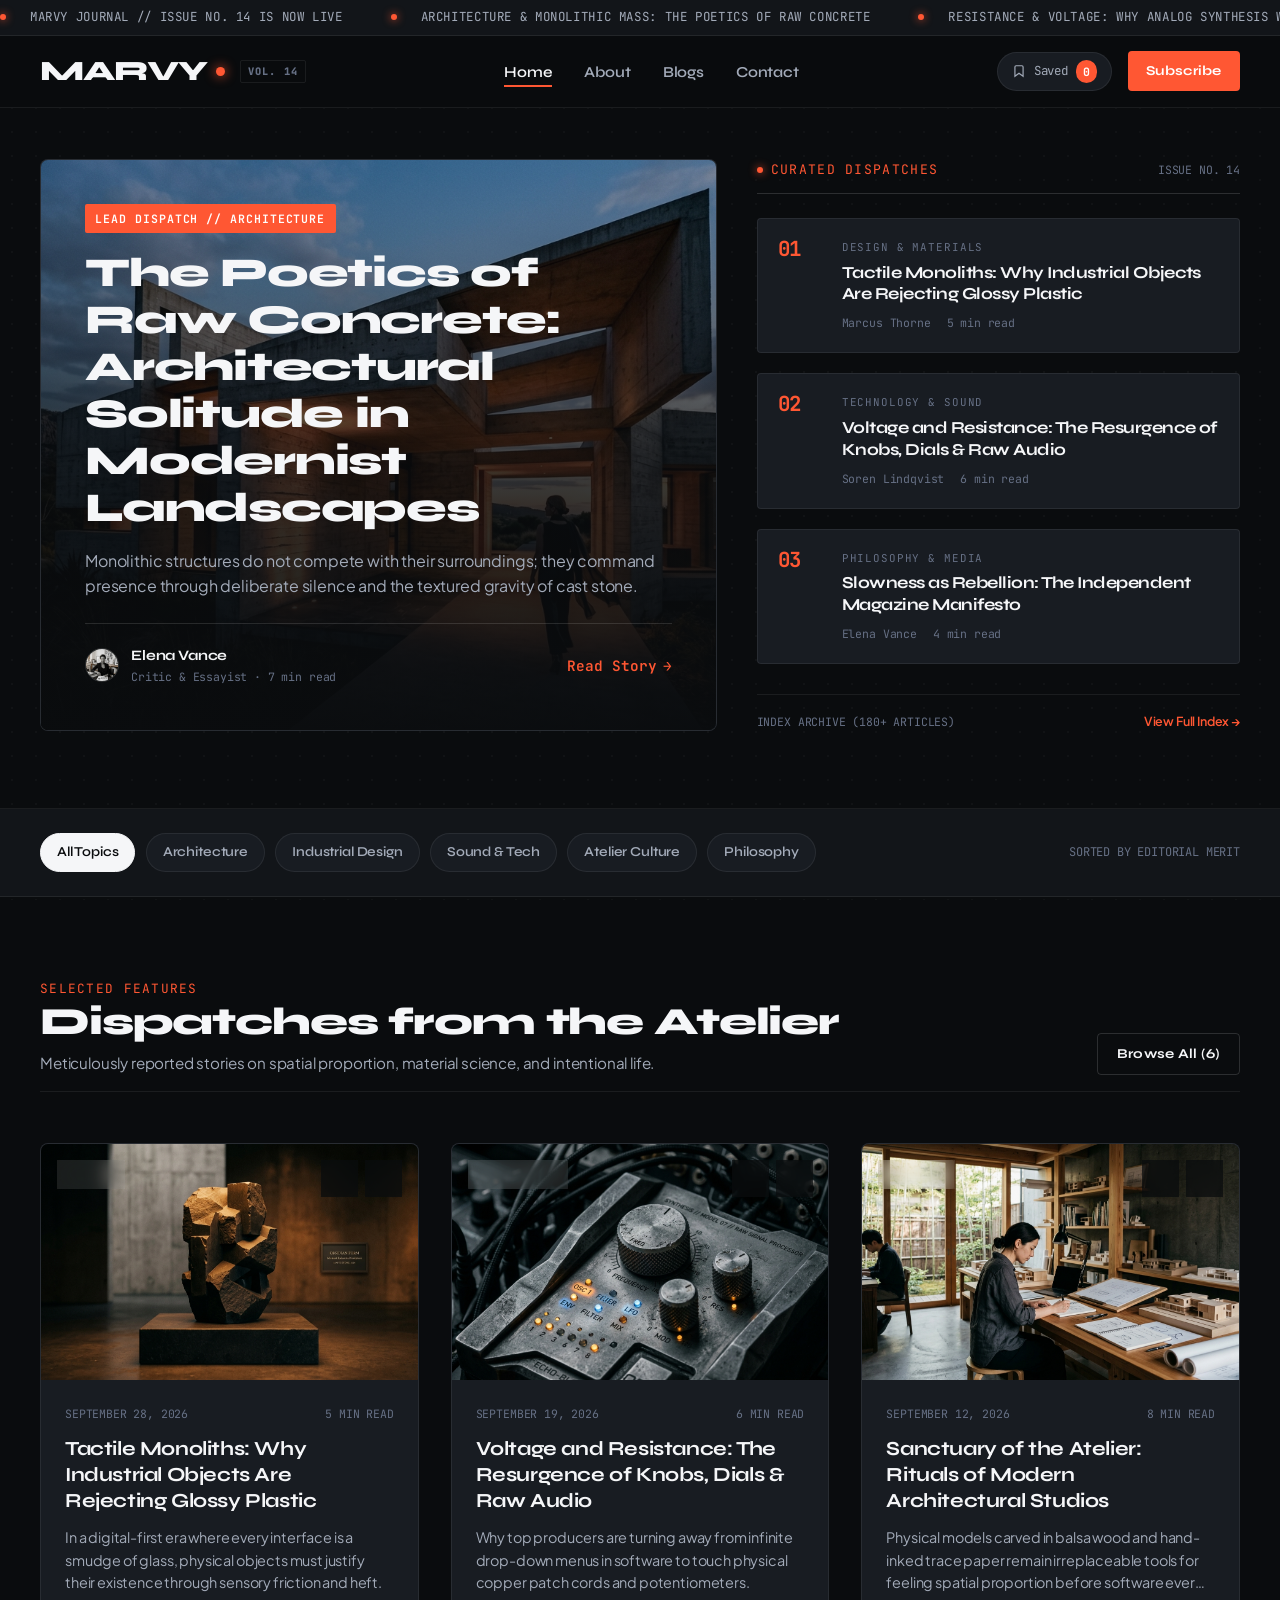
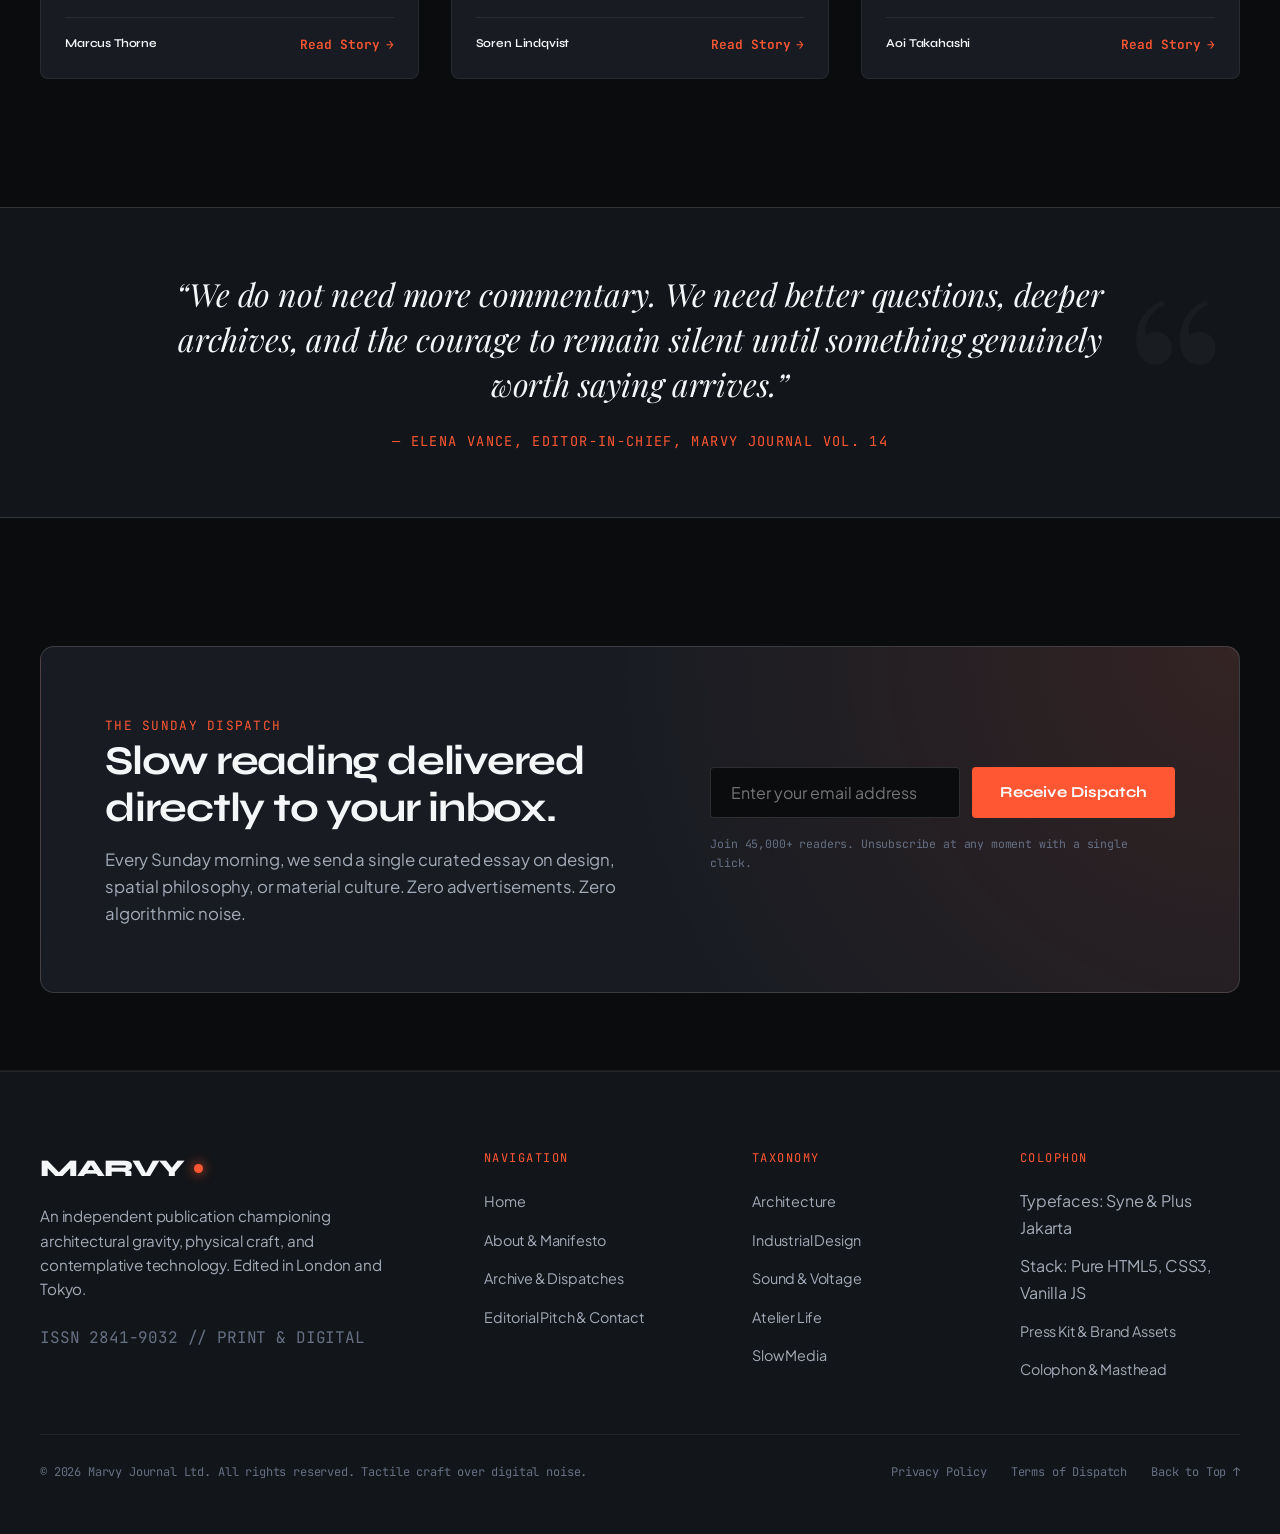
<file: index.html>
<!DOCTYPE html>
<html lang="en">
<head>
  <meta charset="UTF-8">
  <meta name="viewport" content="width=device-width, initial-scale=1.0">
  <meta name="description" content="Marvy is a modern, high-craft editorial publication exploring architecture, tactile industrial design, sound culture, and calm technology.">
  <title>Marvy — Editorial Publication & Cultural Journal</title>
  <link rel="stylesheet" href="style/style.css">
  <link rel="icon" href="data:image/svg+xml,<svg xmlns='http://www.w3.org/2000/svg' viewBox='0 0 100 100'><circle cx='50' cy='50' r='40' fill='%23ff5733'/></svg>">
</head>
<body>

  <!-- Reading Progress Bar -->
  <div id="reading-progress-bar"></div>

  <!-- Top Editorial Ticker Tape -->
  <div class="ticker-bar" aria-label="Editorial News Ticker">
    <div class="ticker-track">
      <div class="ticker-item"><span class="ticker-dot"></span> MARVY JOURNAL // ISSUE NO. 14 IS NOW LIVE</div>
      <div class="ticker-item"><span class="ticker-dot"></span> ARCHITECTURE & MONOLITHIC MASS: THE POETICS OF RAW CONCRETE</div>
      <div class="ticker-item"><span class="ticker-dot"></span> RESISTANCE & VOLTAGE: WHY ANALOG SYNTHESIS WON'T DIE</div>
      <div class="ticker-item"><span class="ticker-dot"></span> ESSAY: SLOWNESS AS EDITORIAL REBELLION</div>
      <div class="ticker-item"><span class="ticker-dot"></span> PRINT VOLUMES DISPATCHED QUARTERLY WORLDWIDE</div>
      <!-- Duplicate for infinite loop -->
      <div class="ticker-item"><span class="ticker-dot"></span> MARVY JOURNAL // ISSUE NO. 14 IS NOW LIVE</div>
      <div class="ticker-item"><span class="ticker-dot"></span> ARCHITECTURE & MONOLITHIC MASS: THE POETICS OF RAW CONCRETE</div>
      <div class="ticker-item"><span class="ticker-dot"></span> RESISTANCE & VOLTAGE: WHY ANALOG SYNTHESIS WON'T DIE</div>
      <div class="ticker-item"><span class="ticker-dot"></span> ESSAY: SLOWNESS AS EDITORIAL REBELLION</div>
      <div class="ticker-item"><span class="ticker-dot"></span> PRINT VOLUMES DISPATCHED QUARTERLY WORLDWIDE</div>
    </div>
  </div>

  <!-- Sticky Site Header -->
  <header class="site-header">
    <div class="container header-inner">
      <a href="index.html" class="brand-logo" id="site-brand-logo">
        MARVY<span class="brand-dot"></span>
        <span class="brand-tag">VOL. 14</span>
      </a>

      <nav aria-label="Primary Navigation">
        <ul class="nav-links">
          <li><a href="index.html" class="nav-link active" id="nav-home">Home</a></li>
          <li><a href="about.html" class="nav-link" id="nav-about">About</a></li>
          <li><a href="blogs.html" class="nav-link" id="nav-blogs">Blogs</a></li>
          <li><a href="contact.html" class="nav-link" id="nav-contact">Contact</a></li>
        </ul>
      </nav>

      <div class="header-actions">
        <a href="blogs.html?filter=bookmarked" class="bookmark-counter-btn" id="bookmark-counter-btn" title="View Bookmarked Articles">
          <svg width="14" height="14" viewBox="0 0 24 24" fill="none" stroke="currentColor" stroke-width="2">
            <path d="M19 21l-7-5-7 5V5a2 2 0 0 1 2-2h10a2 2 0 0 1 2 2z"></path>
          </svg>
          <span>Saved</span>
          <span class="badge-count badge-bookmark-count">0</span>
        </a>
        <a href="#newsletter" class="btn-header-cta" id="header-cta-subscribe">Subscribe</a>
        <button class="mobile-toggle-btn" id="mobile-toggle-btn" aria-label="Toggle Navigation Menu">
          <span></span>
          <span></span>
          <span></span>
        </button>
      </div>
    </div>
  </header>

  <!-- Mobile Drawer & Overlay -->
  <div class="mobile-drawer-overlay" id="mobile-drawer-overlay"></div>
  <aside class="mobile-nav-drawer" id="mobile-nav-drawer" aria-label="Mobile Navigation">
    <div>
      <div style="display:flex; justify-content:space-between; align-items:center; margin-bottom: 2.5rem;">
        <span class="brand-logo" style="font-size: 1.4rem;">MARVY<span class="brand-dot"></span></span>
        <button class="reader-close-btn" id="mobile-drawer-close" aria-label="Close Mobile Menu">✕</button>
      </div>
      <ul class="mobile-nav-list">
        <li><a href="index.html" class="mobile-nav-link active">Home <span>→</span></a></li>
        <li><a href="about.html" class="mobile-nav-link">About <span>→</span></a></li>
        <li><a href="blogs.html" class="mobile-nav-link">Blogs <span>→</span></a></li>
        <li><a href="contact.html" class="mobile-nav-link">Contact <span>→</span></a></li>
      </ul>
    </div>
    <div>
      <p class="font-mono text-muted" style="font-size: 0.75rem; margin-bottom: 1rem;">CRAFT & MATERIALITY ARCHIVE</p>
      <a href="blogs.html" class="btn-header-cta" style="width: 100%; justify-content: center;">Explore All Dispatches</a>
    </div>
  </aside>

  <main>
    <!-- Section 1: Editorial Asymmetric Hero -->
    <section class="editorial-hero" aria-label="Featured Story & Curated Dispatches">
      <div class="container">
        <div class="hero-grid">
          
          <!-- Large Cover Story Card -->
          <article class="hero-featured-card" id="hero-main-featured">
            <div class="hero-cover-media">
              <img src="media/hero-architecture.jpg" alt="Monolithic concrete modernist villa pavilion at twilight">
            </div>
            <div class="hero-cover-overlay"></div>
            <div class="hero-featured-content">
              <div>
                <span class="badge-tag tag-accent">Lead Dispatch // Architecture</span>
              </div>
              <h1 class="hero-featured-title">
                <a href="#" data-action="read-story" data-post-id="marvy-01">
                  The Poetics of Raw Concrete: Architectural Solitude in Modernist Landscapes
                </a>
              </h1>
              <p class="hero-featured-excerpt">
                Monolithic structures do not compete with their surroundings; they command presence through deliberate silence and the textured gravity of cast stone.
              </p>
              <div class="hero-meta-bar">
                <div class="author-pill">
                  <img src="media/editor-portrait.jpg" alt="Elena Vance">
                  <div>
                    <div class="author-info-name">Elena Vance</div>
                    <div class="author-info-role">Critic & Essayist · 7 min read</div>
                  </div>
                </div>
                <button class="btn-read-story" data-action="read-story" data-post-id="marvy-01" style="font-size: 0.9rem;">
                  Read Story <span>→</span>
                </button>
              </div>
            </div>
          </article>

          <!-- Aside: Ranked Trending Dispatches -->
          <aside class="hero-aside">
            <div class="hero-aside-header">
              <span class="aside-title">
                <span class="ticker-dot"></span> Curated Dispatches
              </span>
              <span class="font-mono text-muted" style="font-size: 0.72rem;">ISSUE NO. 14</span>
            </div>

            <div class="aside-list">
              <!-- Item 01 -->
              <div class="aside-item" data-action="read-story" data-post-id="marvy-02">
                <div class="aside-rank">01</div>
                <div>
                  <div class="aside-body-category">Design & Materials</div>
                  <h2 class="aside-item-title">Tactile Monoliths: Why Industrial Objects Are Rejecting Glossy Plastic</h2>
                  <div class="aside-item-meta">
                    <span>Marcus Thorne</span>
                    <span>5 min read</span>
                  </div>
                </div>
              </div>

              <!-- Item 02 -->
              <div class="aside-item" data-action="read-story" data-post-id="marvy-03">
                <div class="aside-rank">02</div>
                <div>
                  <div class="aside-body-category">Technology & Sound</div>
                  <h2 class="aside-item-title">Voltage and Resistance: The Resurgence of Knobs, Dials & Raw Audio</h2>
                  <div class="aside-item-meta">
                    <span>Soren Lindqvist</span>
                    <span>6 min read</span>
                  </div>
                </div>
              </div>

              <!-- Item 03 -->
              <div class="aside-item" data-action="read-story" data-post-id="marvy-05">
                <div class="aside-rank">03</div>
                <div>
                  <div class="aside-body-category">Philosophy & Media</div>
                  <h2 class="aside-item-title">Slowness as Rebellion: The Independent Magazine Manifesto</h2>
                  <div class="aside-item-meta">
                    <span>Elena Vance</span>
                    <span>4 min read</span>
                  </div>
                </div>
              </div>
            </div>

            <div style="padding-top: 1rem; border-top: 1px solid var(--border-subtle); display:flex; justify-content:space-between; align-items:center;">
              <span class="font-mono text-muted" style="font-size: 0.72rem;">INDEX ARCHIVE (180+ ARTICLES)</span>
              <a href="blogs.html" class="btn-read-story" style="font-size: 0.78rem;">View Full Index →</a>
            </div>
          </aside>

        </div>
      </div>
    </section>

    <!-- Section 2: Taxonomy Bar -->
    <section class="category-bar-section" aria-label="Article Categories">
      <div class="container category-bar-inner">
        <div class="category-chips">
          <a href="blogs.html" class="chip-btn active">All Topics</a>
          <a href="blogs.html?category=architecture" class="chip-btn">Architecture</a>
          <a href="blogs.html?category=design" class="chip-btn">Industrial Design</a>
          <a href="blogs.html?category=technology" class="chip-btn">Sound & Tech</a>
          <a href="blogs.html?category=culture" class="chip-btn">Atelier Culture</a>
          <a href="blogs.html?category=philosophy" class="chip-btn">Philosophy</a>
        </div>
        <div class="category-indicator">
          <span>SORTED BY EDITORIAL MERIT</span>
        </div>
      </div>
    </section>

    <!-- Section 3: Recent Dispatches Magazine Grid -->
    <section class="editorial-section">
      <div class="container">
        <div class="section-head">
          <div>
            <span class="font-mono text-accent" style="font-size: 0.8rem; letter-spacing: 0.1em; text-transform: uppercase;">
              Selected Features
            </span>
            <h2 class="section-title">Dispatches from the Atelier</h2>
            <p class="section-subtitle">Meticulously reported stories on spatial proportion, material science, and intentional life.</p>
          </div>
          <a href="blogs.html" class="btn-header-cta" style="background-color: transparent; border: 1px solid var(--border-medium); color: var(--text-primary);">
            Browse All (6)
          </a>
        </div>

        <div class="magazine-grid">
          
          <!-- Card 1: Industrial Design -->
          <article class="article-card" id="card-marvy-02">
            <div class="card-media-wrapper">
              <img src="media/design-minimal.jpg" alt="Sculptural obsidian stone industrial object" loading="lazy">
              <div class="card-badge-overlay">
                <span class="badge-tag">Design</span>
              </div>
              <div class="card-actions-overlay">
                <button class="icon-action-btn" data-action="bookmark" data-post-id="marvy-02" title="Save to Reading List">
                  <svg width="15" height="15" viewBox="0 0 24 24" fill="none" stroke="currentColor" stroke-width="2">
                    <path d="M19 21l-7-5-7 5V5a2 2 0 0 1 2-2h10a2 2 0 0 1 2 2z"></path>
                  </svg>
                </button>
                <button class="icon-action-btn" data-action="like" data-post-id="marvy-02" title="Applaud">
                  <svg width="15" height="15" viewBox="0 0 24 24" fill="none" stroke="currentColor" stroke-width="2">
                    <path d="M20.84 4.61a5.5 5.5 0 0 0-7.78 0L12 5.67l-1.06-1.06a5.5 5.5 0 0 0-7.78 7.78l1.06 1.06L12 21.23l7.78-7.78 1.06-1.06a5.5 5.5 0 0 0 0-7.78z"></path>
                  </svg>
                </button>
              </div>
            </div>
            <div class="card-content">
              <div class="card-meta-row">
                <span>SEPTEMBER 28, 2026</span>
                <span>5 MIN READ</span>
              </div>
              <h3 class="card-title">
                <a href="#" data-action="read-story" data-post-id="marvy-02">Tactile Monoliths: Why Industrial Objects Are Rejecting Glossy Plastic</a>
              </h3>
              <p class="card-excerpt">
                In a digital-first era where every interface is a smudge of glass, physical objects must justify their existence through sensory friction and heft.
              </p>
              <div class="card-footer">
                <span class="card-author-name">Marcus Thorne</span>
                <button class="btn-read-story" data-action="read-story" data-post-id="marvy-02">
                  Read Story <span>→</span>
                </button>
              </div>
            </div>
          </article>

          <!-- Card 2: Audio & Voltage -->
          <article class="article-card" id="card-marvy-03">
            <div class="card-media-wrapper">
              <img src="media/sound-synth.jpg" alt="Vintage analog synthesizer with illuminated dials" loading="lazy">
              <div class="card-badge-overlay">
                <span class="badge-tag">Technology</span>
              </div>
              <div class="card-actions-overlay">
                <button class="icon-action-btn" data-action="bookmark" data-post-id="marvy-03" title="Save to Reading List">
                  <svg width="15" height="15" viewBox="0 0 24 24" fill="none" stroke="currentColor" stroke-width="2">
                    <path d="M19 21l-7-5-7 5V5a2 2 0 0 1 2-2h10a2 2 0 0 1 2 2z"></path>
                  </svg>
                </button>
                <button class="icon-action-btn" data-action="like" data-post-id="marvy-03" title="Applaud">
                  <svg width="15" height="15" viewBox="0 0 24 24" fill="none" stroke="currentColor" stroke-width="2">
                    <path d="M20.84 4.61a5.5 5.5 0 0 0-7.78 0L12 5.67l-1.06-1.06a5.5 5.5 0 0 0-7.78 7.78l1.06 1.06L12 21.23l7.78-7.78 1.06-1.06a5.5 5.5 0 0 0 0-7.78z"></path>
                  </svg>
                </button>
              </div>
            </div>
            <div class="card-content">
              <div class="card-meta-row">
                <span>SEPTEMBER 19, 2026</span>
                <span>6 MIN READ</span>
              </div>
              <h3 class="card-title">
                <a href="#" data-action="read-story" data-post-id="marvy-03">Voltage and Resistance: The Resurgence of Knobs, Dials & Raw Audio</a>
              </h3>
              <p class="card-excerpt">
                Why top producers are turning away from infinite drop-down menus in software to touch physical copper patch cords and potentiometers.
              </p>
              <div class="card-footer">
                <span class="card-author-name">Soren Lindqvist</span>
                <button class="btn-read-story" data-action="read-story" data-post-id="marvy-03">
                  Read Story <span>→</span>
                </button>
              </div>
            </div>
          </article>

          <!-- Card 3: Studio Culture -->
          <article class="article-card" id="card-marvy-04">
            <div class="card-media-wrapper">
              <img src="media/studio-workspace.jpg" alt="Architectural workshop atelier in Kyoto" loading="lazy">
              <div class="card-badge-overlay">
                <span class="badge-tag">Culture</span>
              </div>
              <div class="card-actions-overlay">
                <button class="icon-action-btn" data-action="bookmark" data-post-id="marvy-04" title="Save to Reading List">
                  <svg width="15" height="15" viewBox="0 0 24 24" fill="none" stroke="currentColor" stroke-width="2">
                    <path d="M19 21l-7-5-7 5V5a2 2 0 0 1 2-2h10a2 2 0 0 1 2 2z"></path>
                  </svg>
                </button>
                <button class="icon-action-btn" data-action="like" data-post-id="marvy-04" title="Applaud">
                  <svg width="15" height="15" viewBox="0 0 24 24" fill="none" stroke="currentColor" stroke-width="2">
                    <path d="M20.84 4.61a5.5 5.5 0 0 0-7.78 0L12 5.67l-1.06-1.06a5.5 5.5 0 0 0-7.78 7.78l1.06 1.06L12 21.23l7.78-7.78 1.06-1.06a5.5 5.5 0 0 0 0-7.78z"></path>
                  </svg>
                </button>
              </div>
            </div>
            <div class="card-content">
              <div class="card-meta-row">
                <span>SEPTEMBER 12, 2026</span>
                <span>8 MIN READ</span>
              </div>
              <h3 class="card-title">
                <a href="#" data-action="read-story" data-post-id="marvy-04">Sanctuary of the Atelier: Rituals of Modern Architectural Studios</a>
              </h3>
              <p class="card-excerpt">
                Physical models carved in balsa wood and hand-inked trace paper remain irreplaceable tools for feeling spatial proportion before software ever opens.
              </p>
              <div class="card-footer">
                <span class="card-author-name">Aoi Takahashi</span>
                <button class="btn-read-story" data-action="read-story" data-post-id="marvy-04">
                  Read Story <span>→</span>
                </button>
              </div>
            </div>
          </article>

        </div>
      </div>
    </section>

    <!-- Section 4: Editorial Pull Quote Banner -->
    <section class="editorial-quote-banner" aria-label="Editorial Quote">
      <div class="quote-inner">
        <blockquote class="quote-text">
          “We do not need more commentary. We need better questions, deeper archives, and the courage to remain silent until something genuinely worth saying arrives.”
        </blockquote>
        <div class="quote-attribution">
          — Elena Vance, Editor-in-Chief, Marvy Journal Vol. 14
        </div>
      </div>
    </section>

    <!-- Section 5: Newsletter Manifesto -->
    <section class="newsletter-section" id="newsletter" aria-label="Newsletter Subscription">
      <div class="container">
        <div class="newsletter-box">
          <div>
            <span class="font-mono text-accent" style="font-size: 0.8rem; letter-spacing: 0.1em; text-transform: uppercase;">
              The Sunday Dispatch
            </span>
            <h2 class="newsletter-title">Slow reading delivered directly to your inbox.</h2>
            <p class="newsletter-desc">
              Every Sunday morning, we send a single curated essay on design, spatial philosophy, or material culture. Zero advertisements. Zero algorithmic noise.
            </p>
          </div>
          <div>
            <form class="newsletter-form" id="home-newsletter-form">
              <div class="newsletter-input-group">
                <input type="email" class="newsletter-input" placeholder="Enter your email address" required aria-label="Email address for newsletter">
                <button type="submit" class="btn-newsletter">Receive Dispatch</button>
              </div>
              <p class="newsletter-notice">
                Join 45,000+ readers. Unsubscribe at any moment with a single click.
              </p>
            </form>
          </div>
        </div>
      </div>
    </section>
  </main>

  <!-- Site Footer -->
  <footer class="site-footer">
    <div class="container">
      <div class="footer-top-grid">
        <div>
          <span class="brand-logo" style="font-size: 1.5rem;">MARVY<span class="brand-dot"></span></span>
          <p class="footer-brand-bio">
            An independent publication championing architectural gravity, physical craft, and contemplative technology. Edited in London and Tokyo.
          </p>
          <div style="margin-top: 1.5rem;" class="font-mono text-muted">
            ISSN 2841-9032 // PRINT & DIGITAL
          </div>
        </div>

        <div>
          <div class="footer-col-title">Navigation</div>
          <ul class="footer-links-list">
            <li><a href="index.html">Home</a></li>
            <li><a href="about.html">About & Manifesto</a></li>
            <li><a href="blogs.html">Archive & Dispatches</a></li>
            <li><a href="contact.html">Editorial Pitch & Contact</a></li>
          </ul>
        </div>

        <div>
          <div class="footer-col-title">Taxonomy</div>
          <ul class="footer-links-list">
            <li><a href="blogs.html?category=architecture">Architecture</a></li>
            <li><a href="blogs.html?category=design">Industrial Design</a></li>
            <li><a href="blogs.html?category=technology">Sound & Voltage</a></li>
            <li><a href="blogs.html?category=culture">Atelier Life</a></li>
            <li><a href="blogs.html?category=philosophy">Slow Media</a></li>
          </ul>
        </div>

        <div>
          <div class="footer-col-title">Colophon</div>
          <ul class="footer-links-list">
            <li><span class="text-secondary">Typefaces: Syne & Plus Jakarta</span></li>
            <li><span class="text-secondary">Stack: Pure HTML5, CSS3, Vanilla JS</span></li>
            <li><a href="contact.html">Press Kit & Brand Assets</a></li>
            <li><a href="contact.html">Colophon & Masthead</a></li>
          </ul>
        </div>
      </div>

      <div class="footer-bottom-bar">
        <div>© 2026 Marvy Journal Ltd. All rights reserved. Tactile craft over digital noise.</div>
        <div style="display:flex; gap: 1.5rem;">
          <a href="contact.html">Privacy Policy</a>
          <a href="contact.html">Terms of Dispatch</a>
          <a href="#">Back to Top ↑</a>
        </div>
      </div>
    </div>
  </footer>

  <!-- Article Reader Drawer / Slide-Over Modal -->
  <div class="reader-modal-overlay" id="reader-modal-overlay" role="dialog" aria-modal="true" aria-labelledby="reader-post-title">
    <div class="reader-modal-drawer">
      <div class="reader-drawer-header">
        <div class="reader-header-meta">
          <span class="ticker-dot"></span>
          <span id="reader-post-date">OCTOBER 04, 2026</span>
          <span>·</span>
          <span id="reader-post-readtime">7 MIN READ</span>
        </div>
        <button class="reader-close-btn" id="reader-close-btn" aria-label="Close article reader">✕</button>
      </div>

      <div class="reader-drawer-body">
        <span class="reader-article-category" id="reader-post-category">Architecture</span>
        <h1 class="reader-article-title" id="reader-post-title">The Poetics of Raw Concrete</h1>
        <p class="reader-article-subtitle" id="reader-post-subtitle">How monolithic brutalism transforms natural light, human silence, and physical permanence in contemporary dwellings.</p>
        
        <div class="reader-cover-media">
          <img id="reader-post-cover" src="media/hero-architecture.jpg" alt="Article Cover">
        </div>

        <div class="author-pill" style="margin-bottom: 2.5rem; padding-bottom: 1.5rem; border-bottom: 1px solid var(--border-subtle);">
          <img id="reader-post-author-avatar" src="media/editor-portrait.jpg" alt="Author avatar">
          <div>
            <div class="author-info-name" id="reader-post-author-name">Elena Vance</div>
            <div class="author-info-role" id="reader-post-author-role">Architecture Critic & Essayist</div>
          </div>
        </div>

        <div class="reader-content-prose" id="reader-post-content">
          <!-- Dynamic post content inserted here -->
        </div>

        <div class="reader-tags-row" id="reader-post-tags">
          <!-- Tags inserted here -->
        </div>

        <div class="reader-actions-bar">
          <div style="display:flex; gap: 0.75rem;">
            <button class="btn-reader-action" id="reader-like-btn">
              <svg width="16" height="16" viewBox="0 0 24 24" fill="none" stroke="currentColor" stroke-width="2">
                <path d="M20.84 4.61a5.5 5.5 0 0 0-7.78 0L12 5.67l-1.06-1.06a5.5 5.5 0 0 0-7.78 7.78l1.06 1.06L12 21.23l7.78-7.78 1.06-1.06a5.5 5.5 0 0 0 0-7.78z"></path>
              </svg>
              <span>Applaud</span>
            </button>
            <button class="btn-reader-action" id="reader-bookmark-btn">
              <svg width="16" height="16" viewBox="0 0 24 24" fill="none" stroke="currentColor" stroke-width="2">
                <path d="M19 21l-7-5-7 5V5a2 2 0 0 1 2-2h10a2 2 0 0 1 2 2z"></path>
              </svg>
              <span>Save to Reading List</span>
            </button>
          </div>
          <div>
            <button class="btn-reader-action" id="reader-share-btn" title="Copy share link">
              <svg width="16" height="16" viewBox="0 0 24 24" fill="none" stroke="currentColor" stroke-width="2">
                <circle cx="18" cy="5" r="3"></circle>
                <circle cx="6" cy="12" r="3"></circle>
                <circle cx="18" cy="19" r="3"></circle>
                <line x1="8.59" y1="13.51" x2="15.42" y2="17.49"></line>
                <line x1="15.41" y1="6.51" x2="8.59" y2="10.49"></line>
              </svg>
              <span>Share</span>
            </button>
          </div>
        </div>
      </div>
    </div>
  </div>

  <!-- Scripts -->
  <script src="script/data.js"></script>
  <script src="script/main.js"></script>
</body>
</html>
</file>
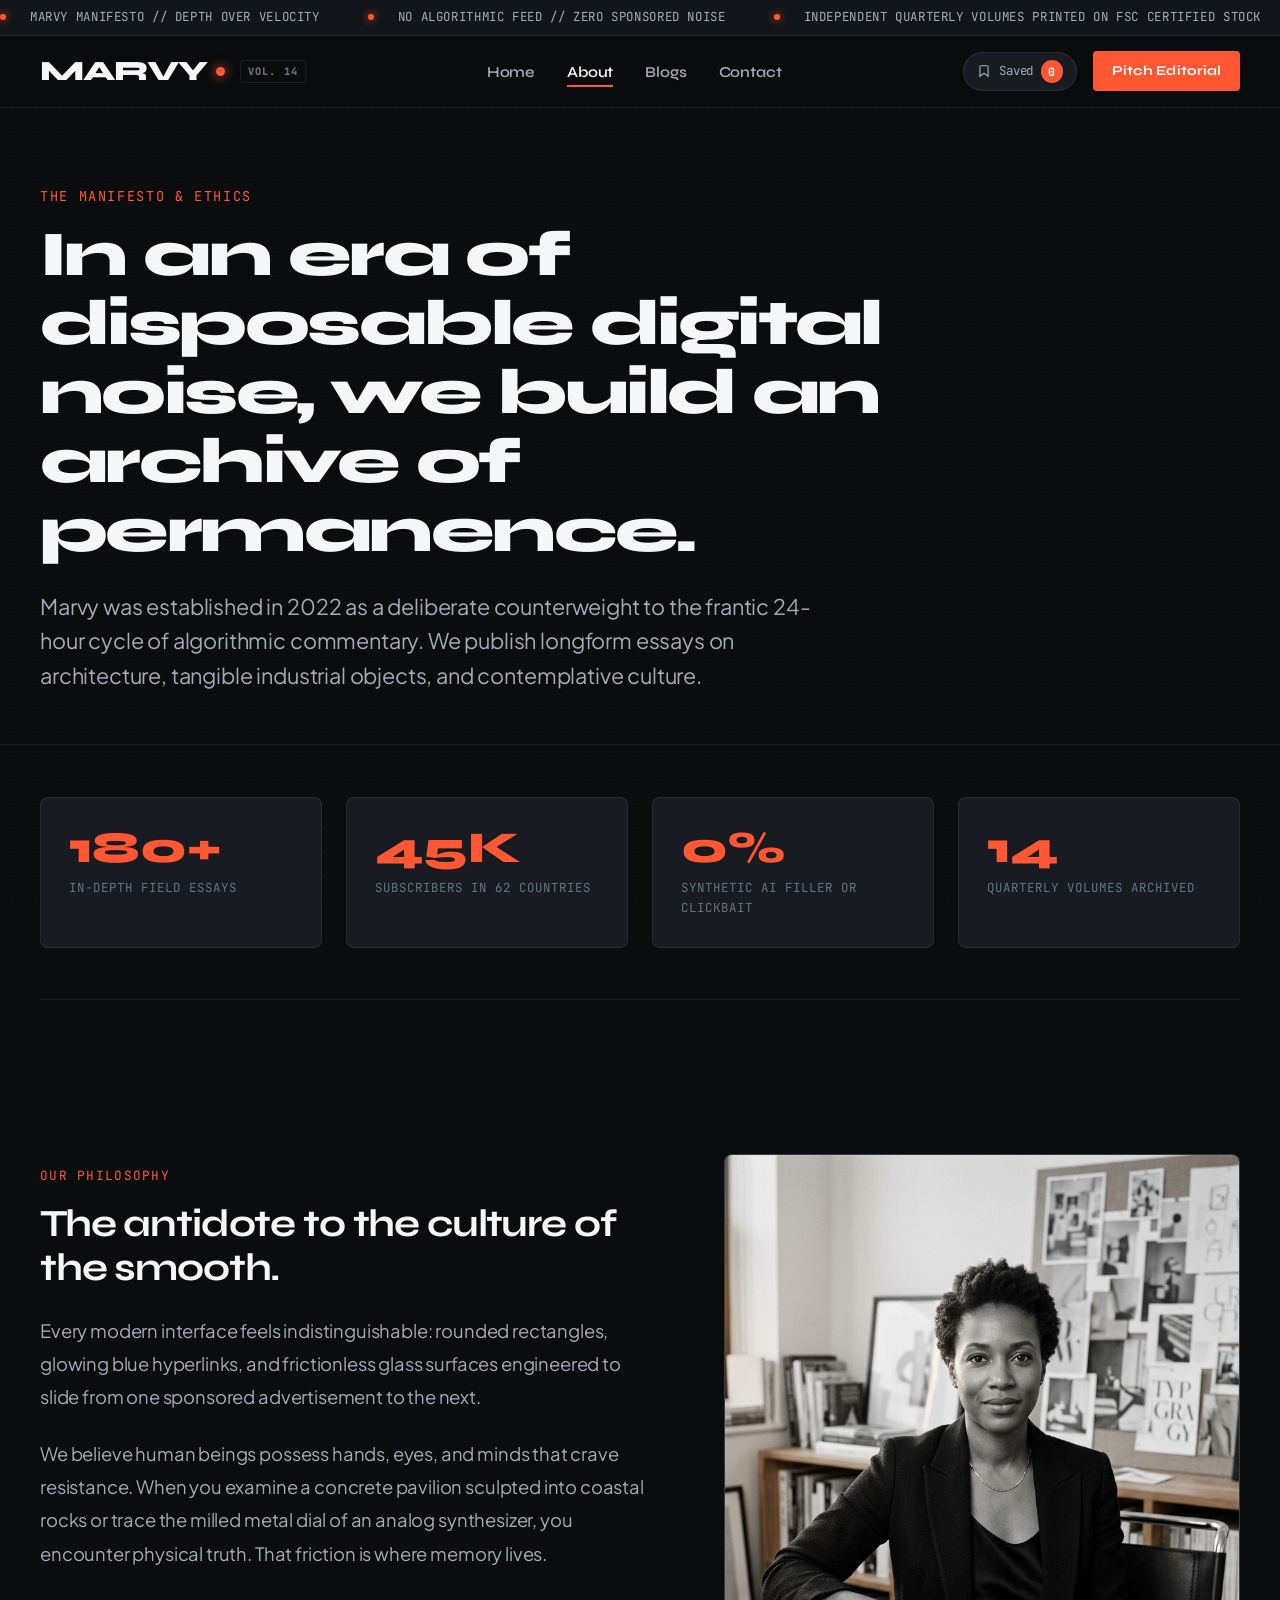
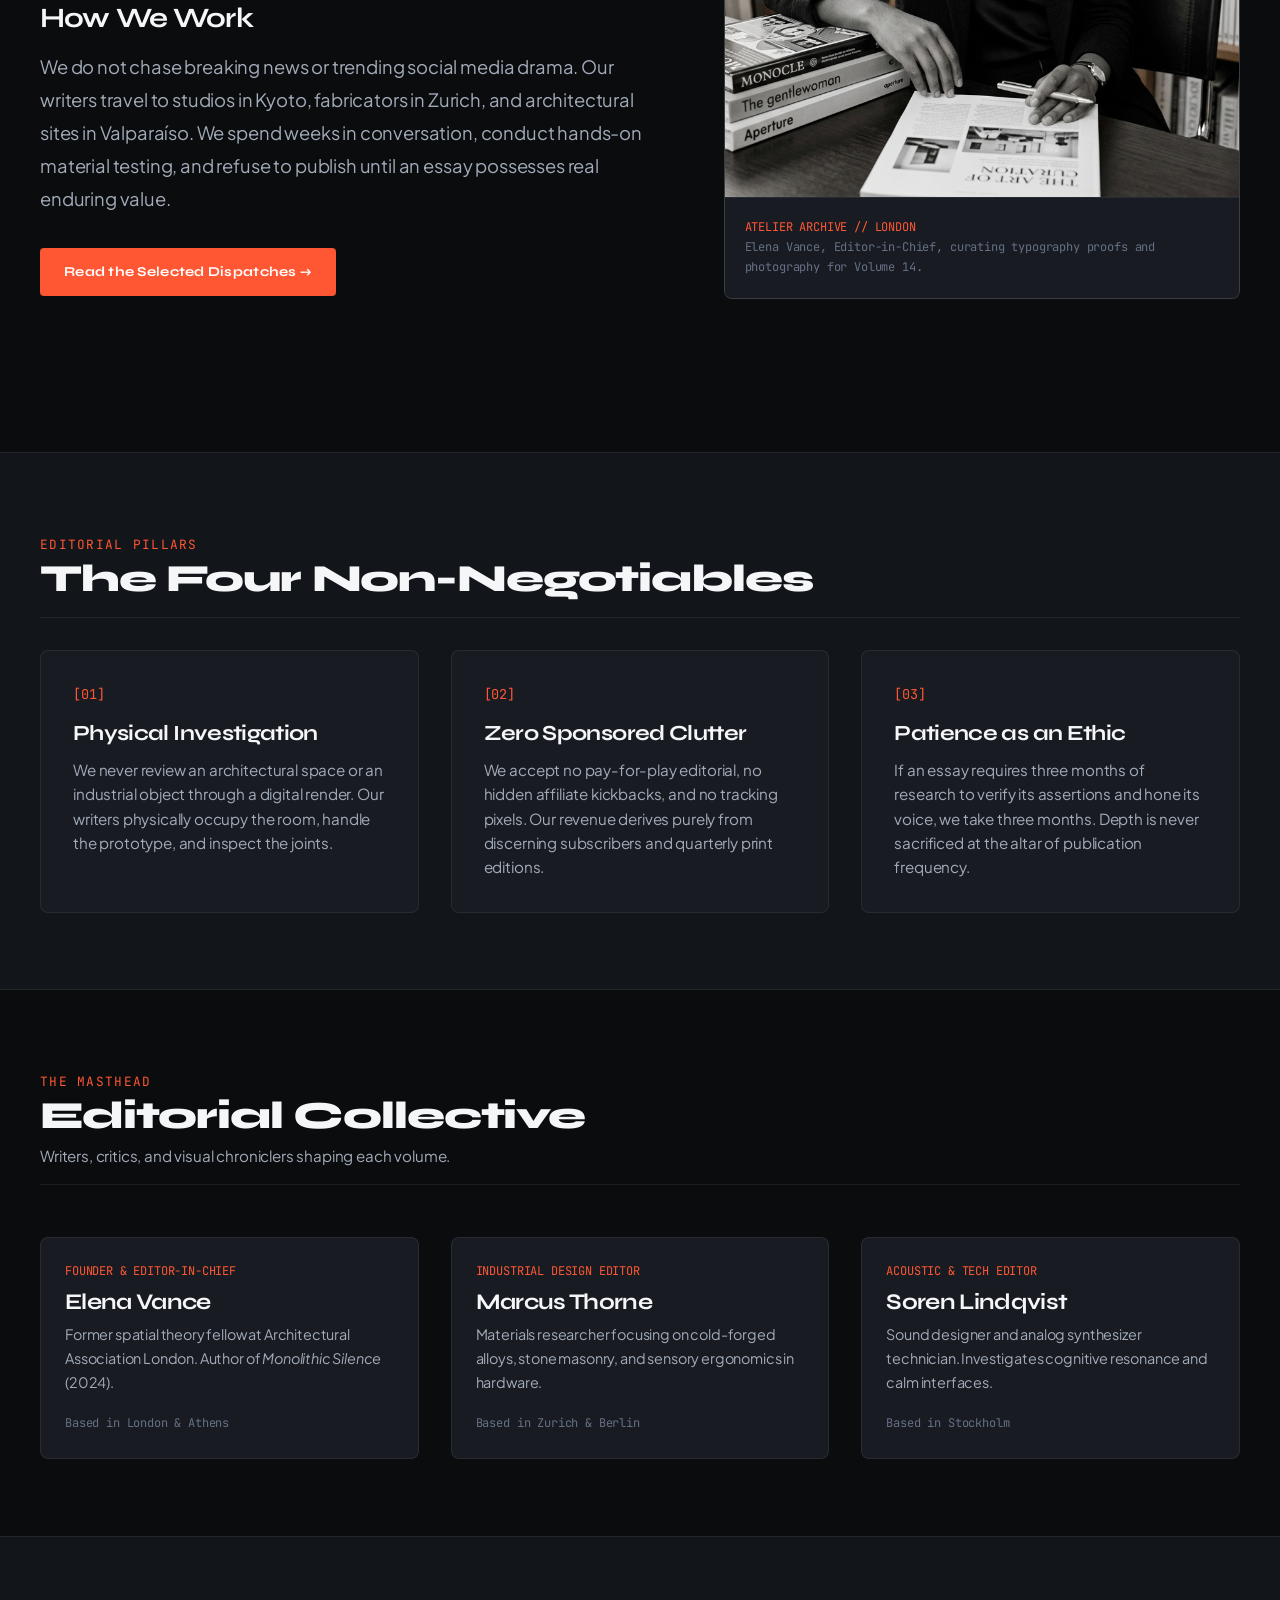
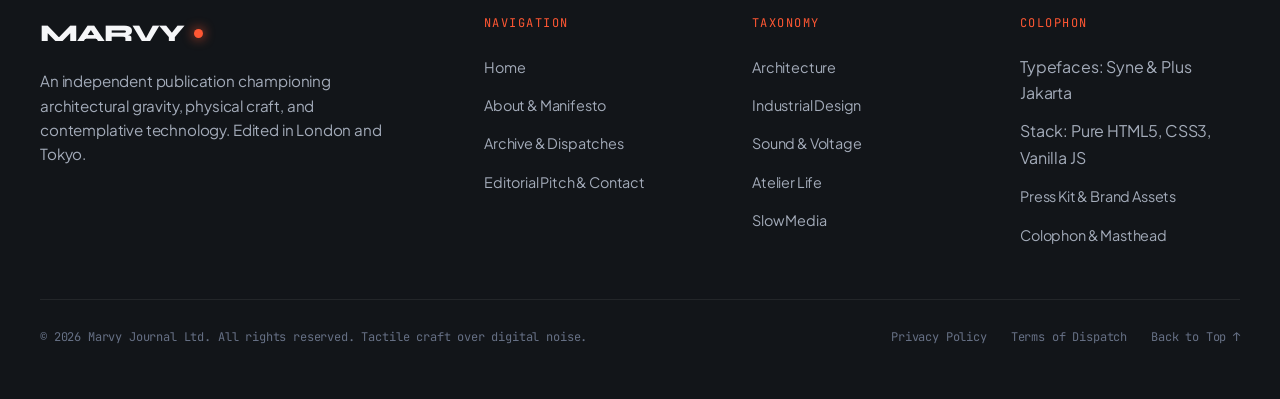
<file: about.html>
<!DOCTYPE html>
<html lang="en">
<head>
  <meta charset="UTF-8">
  <meta name="viewport" content="width=device-width, initial-scale=1.0">
  <meta name="description" content="Learn about Marvy: our editorial manifesto, publishing ethics, metrics, and the team dedicated to slow journalism, architectural permanence, and physical craft.">
  <title>About Marvy — The Editorial Manifesto & Masthead</title>
  <link rel="stylesheet" href="style/style.css">
  <link rel="icon" href="data:image/svg+xml,<svg xmlns='http://www.w3.org/2000/svg' viewBox='0 0 100 100'><circle cx='50' cy='50' r='40' fill='%23ff5733'/></svg>">
</head>
<body>

  <!-- Reading Progress Bar -->
  <div id="reading-progress-bar"></div>

  <!-- Top Editorial Ticker Tape -->
  <div class="ticker-bar" aria-label="Editorial News Ticker">
    <div class="ticker-track">
      <div class="ticker-item"><span class="ticker-dot"></span> MARVY MANIFESTO // DEPTH OVER VELOCITY</div>
      <div class="ticker-item"><span class="ticker-dot"></span> NO ALGORITHMIC FEED // ZERO SPONSORED NOISE</div>
      <div class="ticker-item"><span class="ticker-dot"></span> INDEPENDENT QUARTERLY VOLUMES PRINTED ON FSC CERTIFIED STOCK</div>
      <div class="ticker-item"><span class="ticker-dot"></span> EDITORIAL OFFICES IN LONDON & TOKYO</div>
      <!-- Duplicate for infinite loop -->
      <div class="ticker-item"><span class="ticker-dot"></span> MARVY MANIFESTO // DEPTH OVER VELOCITY</div>
      <div class="ticker-item"><span class="ticker-dot"></span> NO ALGORITHMIC FEED // ZERO SPONSORED NOISE</div>
      <div class="ticker-item"><span class="ticker-dot"></span> INDEPENDENT QUARTERLY VOLUMES PRINTED ON FSC CERTIFIED STOCK</div>
      <div class="ticker-item"><span class="ticker-dot"></span> EDITORIAL OFFICES IN LONDON & TOKYO</div>
    </div>
  </div>

  <!-- Sticky Site Header -->
  <header class="site-header">
    <div class="container header-inner">
      <a href="index.html" class="brand-logo" id="site-brand-logo">
        MARVY<span class="brand-dot"></span>
        <span class="brand-tag">VOL. 14</span>
      </a>

      <nav aria-label="Primary Navigation">
        <ul class="nav-links">
          <li><a href="index.html" class="nav-link" id="nav-home">Home</a></li>
          <li><a href="about.html" class="nav-link active" id="nav-about">About</a></li>
          <li><a href="blogs.html" class="nav-link" id="nav-blogs">Blogs</a></li>
          <li><a href="contact.html" class="nav-link" id="nav-contact">Contact</a></li>
        </ul>
      </nav>

      <div class="header-actions">
        <a href="blogs.html?filter=bookmarked" class="bookmark-counter-btn" id="bookmark-counter-btn" title="View Bookmarked Articles">
          <svg width="14" height="14" viewBox="0 0 24 24" fill="none" stroke="currentColor" stroke-width="2">
            <path d="M19 21l-7-5-7 5V5a2 2 0 0 1 2-2h10a2 2 0 0 1 2 2z"></path>
          </svg>
          <span>Saved</span>
          <span class="badge-count badge-bookmark-count">0</span>
        </a>
        <a href="contact.html" class="btn-header-cta">Pitch Editorial</a>
        <button class="mobile-toggle-btn" id="mobile-toggle-btn" aria-label="Toggle Navigation Menu">
          <span></span>
          <span></span>
          <span></span>
        </button>
      </div>
    </div>
  </header>

  <!-- Mobile Drawer & Overlay -->
  <div class="mobile-drawer-overlay" id="mobile-drawer-overlay"></div>
  <aside class="mobile-nav-drawer" id="mobile-nav-drawer" aria-label="Mobile Navigation">
    <div>
      <div style="display:flex; justify-content:space-between; align-items:center; margin-bottom: 2.5rem;">
        <span class="brand-logo" style="font-size: 1.4rem;">MARVY<span class="brand-dot"></span></span>
        <button class="reader-close-btn" id="mobile-drawer-close" aria-label="Close Mobile Menu">✕</button>
      </div>
      <ul class="mobile-nav-list">
        <li><a href="index.html" class="mobile-nav-link">Home <span>→</span></a></li>
        <li><a href="about.html" class="mobile-nav-link active">About <span>→</span></a></li>
        <li><a href="blogs.html" class="mobile-nav-link">Blogs <span>→</span></a></li>
        <li><a href="contact.html" class="mobile-nav-link">Contact <span>→</span></a></li>
      </ul>
    </div>
    <div>
      <p class="font-mono text-muted" style="font-size: 0.75rem; margin-bottom: 1rem;">CRAFT & MATERIALITY ARCHIVE</p>
      <a href="contact.html" class="btn-header-cta" style="width: 100%; justify-content: center;">Submit an Essay Pitch</a>
    </div>
  </aside>

  <main>
    <!-- Section 1: Intro Header -->
    <section class="page-intro-header">
      <div class="container">
        <span class="intro-eyebrow">The Manifesto & Ethics</span>
        <h1 class="intro-headline">
          In an era of disposable digital noise, we build an archive of permanence.
        </h1>
        <p class="intro-subheading">
          Marvy was established in 2022 as a deliberate counterweight to the frantic 24-hour cycle of algorithmic commentary. We publish longform essays on architecture, tangible industrial objects, and contemplative culture.
        </p>
      </div>
    </section>

    <!-- Section 2: Trust Metrics Bar -->
    <section aria-label="Publication Metrics">
      <div class="container">
        <div class="metrics-strip">
          <div class="metric-cell">
            <span class="metric-number">180+</span>
            <span class="metric-label">In-Depth Field Essays</span>
          </div>
          <div class="metric-cell">
            <span class="metric-number">45K</span>
            <span class="metric-label">Subscribers in 62 Countries</span>
          </div>
          <div class="metric-cell">
            <span class="metric-number">0%</span>
            <span class="metric-label">Synthetic AI Filler or Clickbait</span>
          </div>
          <div class="metric-cell">
            <span class="metric-number">14</span>
            <span class="metric-label">Quarterly Volumes Archived</span>
          </div>
        </div>
      </div>
    </section>

    <!-- Section 3: Story Split -->
    <section class="editorial-section">
      <div class="container">
        <div class="about-story-split">
          
          <div class="story-prose">
            <span class="font-mono text-accent" style="font-size: 0.8rem; letter-spacing: 0.1em; text-transform: uppercase;">
              Our Philosophy
            </span>
            <h2 style="font-size: clamp(1.8rem, 3vw, 2.6rem); margin: 0.75rem 0 1.5rem;">
              The antidote to the culture of the smooth.
            </h2>
            <p>
              Every modern interface feels indistinguishable: rounded rectangles, glowing blue hyperlinks, and frictionless glass surfaces engineered to slide from one sponsored advertisement to the next.
            </p>
            <p>
              We believe human beings possess hands, eyes, and minds that crave resistance. When you examine a concrete pavilion sculpted into coastal rocks or trace the milled metal dial of an analog synthesizer, you encounter physical truth. That friction is where memory lives.
            </p>
            <h3>How We Work</h3>
            <p>
              We do not chase breaking news or trending social media drama. Our writers travel to studios in Kyoto, fabricators in Zurich, and architectural sites in Valparaíso. We spend weeks in conversation, conduct hands-on material testing, and refuse to publish until an essay possesses real enduring value.
            </p>
            <div style="margin-top: 2rem;">
              <a href="blogs.html" class="btn-header-cta" style="padding: 0.75rem 1.5rem;">
                Read the Selected Dispatches →
              </a>
            </div>
          </div>

          <div>
            <div class="story-visual-card">
              <img src="media/editor-portrait.jpg" alt="Elena Vance in the editorial atelier">
              <div class="story-visual-caption">
                <span class="font-mono text-accent">ATELIER ARCHIVE // LONDON</span><br>
                Elena Vance, Editor-in-Chief, curating typography proofs and photography for Volume 14.
              </div>
            </div>
          </div>

        </div>
      </div>
    </section>

    <!-- Section 4: Core Editorial Principles -->
    <section class="editorial-section" style="background-color: var(--bg-secondary); border-top: 1px solid var(--border-subtle); border-bottom: 1px solid var(--border-subtle);">
      <div class="container">
        <div class="section-head" style="margin-bottom: 1rem;">
          <div>
            <span class="font-mono text-accent" style="font-size: 0.8rem; letter-spacing: 0.1em; text-transform: uppercase;">
              Editorial Pillars
            </span>
            <h2 class="section-title">The Four Non-Negotiables</h2>
          </div>
        </div>

        <div class="values-grid">
          
          <div class="value-card">
            <div class="value-index">[01]</div>
            <h3 class="value-title">Physical Investigation</h3>
            <p class="value-desc">
              We never review an architectural space or an industrial object through a digital render. Our writers physically occupy the room, handle the prototype, and inspect the joints.
            </p>
          </div>

          <div class="value-card">
            <div class="value-index">[02]</div>
            <h3 class="value-title">Zero Sponsored Clutter</h3>
            <p class="value-desc">
              We accept no pay-for-play editorial, no hidden affiliate kickbacks, and no tracking pixels. Our revenue derives purely from discerning subscribers and quarterly print editions.
            </p>
          </div>

          <div class="value-card">
            <div class="value-index">[03]</div>
            <h3 class="value-title">Patience as an Ethic</h3>
            <p class="value-desc">
              If an essay requires three months of research to verify its assertions and hone its voice, we take three months. Depth is never sacrificed at the altar of publication frequency.
            </p>
          </div>

        </div>
      </div>
    </section>

    <!-- Section 5: The Masthead -->
    <section class="editorial-section">
      <div class="container">
        <div class="section-head">
          <div>
            <span class="font-mono text-accent" style="font-size: 0.8rem; letter-spacing: 0.1em; text-transform: uppercase;">
              The Masthead
            </span>
            <h2 class="section-title">Editorial Collective</h2>
            <p class="section-subtitle">Writers, critics, and visual chroniclers shaping each volume.</p>
          </div>
        </div>

        <div class="magazine-grid">
          
          <div class="article-card" style="padding: 1.5rem;">
            <div class="font-mono text-accent" style="font-size: 0.75rem; margin-bottom: 0.5rem;">FOUNDER & EDITOR-IN-CHIEF</div>
            <h3 style="font-size: 1.4rem; margin-bottom: 0.5rem;">Elena Vance</h3>
            <p class="text-secondary" style="font-size: 0.9rem; margin-bottom: 1.25rem;">
              Former spatial theory fellow at Architectural Association London. Author of <em>Monolithic Silence</em> (2024).
            </p>
            <div class="font-mono text-muted" style="font-size: 0.75rem;">Based in London & Athens</div>
          </div>

          <div class="article-card" style="padding: 1.5rem;">
            <div class="font-mono text-accent" style="font-size: 0.75rem; margin-bottom: 0.5rem;">INDUSTRIAL DESIGN EDITOR</div>
            <h3 style="font-size: 1.4rem; margin-bottom: 0.5rem;">Marcus Thorne</h3>
            <p class="text-secondary" style="font-size: 0.9rem; margin-bottom: 1.25rem;">
              Materials researcher focusing on cold-forged alloys, stone masonry, and sensory ergonomics in hardware.
            </p>
            <div class="font-mono text-muted" style="font-size: 0.75rem;">Based in Zurich & Berlin</div>
          </div>

          <div class="article-card" style="padding: 1.5rem;">
            <div class="font-mono text-accent" style="font-size: 0.75rem; margin-bottom: 0.5rem;">ACOUSTIC & TECH EDITOR</div>
            <h3 style="font-size: 1.4rem; margin-bottom: 0.5rem;">Soren Lindqvist</h3>
            <p class="text-secondary" style="font-size: 0.9rem; margin-bottom: 1.25rem;">
              Sound designer and analog synthesizer technician. Investigates cognitive resonance and calm interfaces.
            </p>
            <div class="font-mono text-muted" style="font-size: 0.75rem;">Based in Stockholm</div>
          </div>

        </div>
      </div>
    </section>
  </main>

  <!-- Site Footer -->
  <footer class="site-footer">
    <div class="container">
      <div class="footer-top-grid">
        <div>
          <span class="brand-logo" style="font-size: 1.5rem;">MARVY<span class="brand-dot"></span></span>
          <p class="footer-brand-bio">
            An independent publication championing architectural gravity, physical craft, and contemplative technology. Edited in London and Tokyo.
          </p>
        </div>

        <div>
          <div class="footer-col-title">Navigation</div>
          <ul class="footer-links-list">
            <li><a href="index.html">Home</a></li>
            <li><a href="about.html">About & Manifesto</a></li>
            <li><a href="blogs.html">Archive & Dispatches</a></li>
            <li><a href="contact.html">Editorial Pitch & Contact</a></li>
          </ul>
        </div>

        <div>
          <div class="footer-col-title">Taxonomy</div>
          <ul class="footer-links-list">
            <li><a href="blogs.html?category=architecture">Architecture</a></li>
            <li><a href="blogs.html?category=design">Industrial Design</a></li>
            <li><a href="blogs.html?category=technology">Sound & Voltage</a></li>
            <li><a href="blogs.html?category=culture">Atelier Life</a></li>
            <li><a href="blogs.html?category=philosophy">Slow Media</a></li>
          </ul>
        </div>

        <div>
          <div class="footer-col-title">Colophon</div>
          <ul class="footer-links-list">
            <li><span class="text-secondary">Typefaces: Syne & Plus Jakarta</span></li>
            <li><span class="text-secondary">Stack: Pure HTML5, CSS3, Vanilla JS</span></li>
            <li><a href="contact.html">Press Kit & Brand Assets</a></li>
            <li><a href="contact.html">Colophon & Masthead</a></li>
          </ul>
        </div>
      </div>

      <div class="footer-bottom-bar">
        <div>© 2026 Marvy Journal Ltd. All rights reserved. Tactile craft over digital noise.</div>
        <div style="display:flex; gap: 1.5rem;">
          <a href="contact.html">Privacy Policy</a>
          <a href="contact.html">Terms of Dispatch</a>
          <a href="#">Back to Top ↑</a>
        </div>
      </div>
    </div>
  </footer>

  <!-- Scripts -->
  <script src="script/data.js"></script>
  <script src="script/main.js"></script>
</body>
</html>
</file>
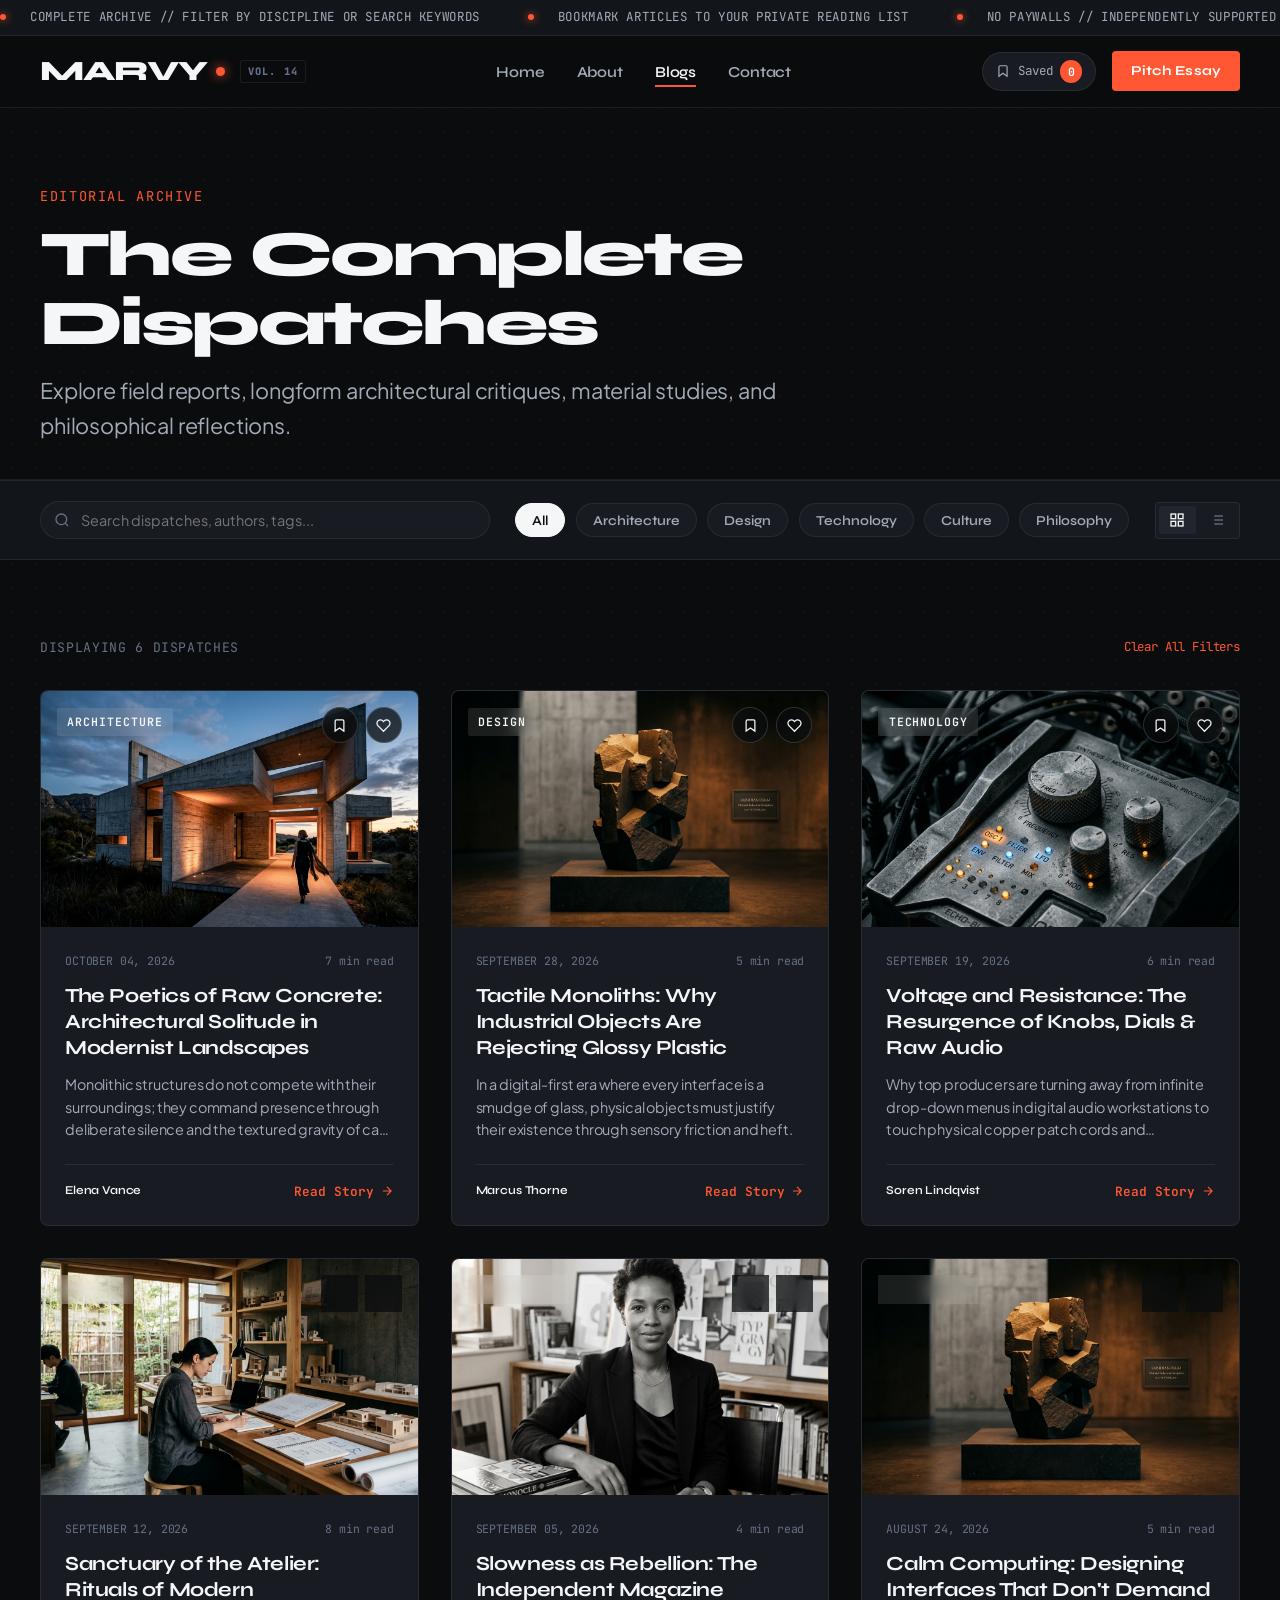
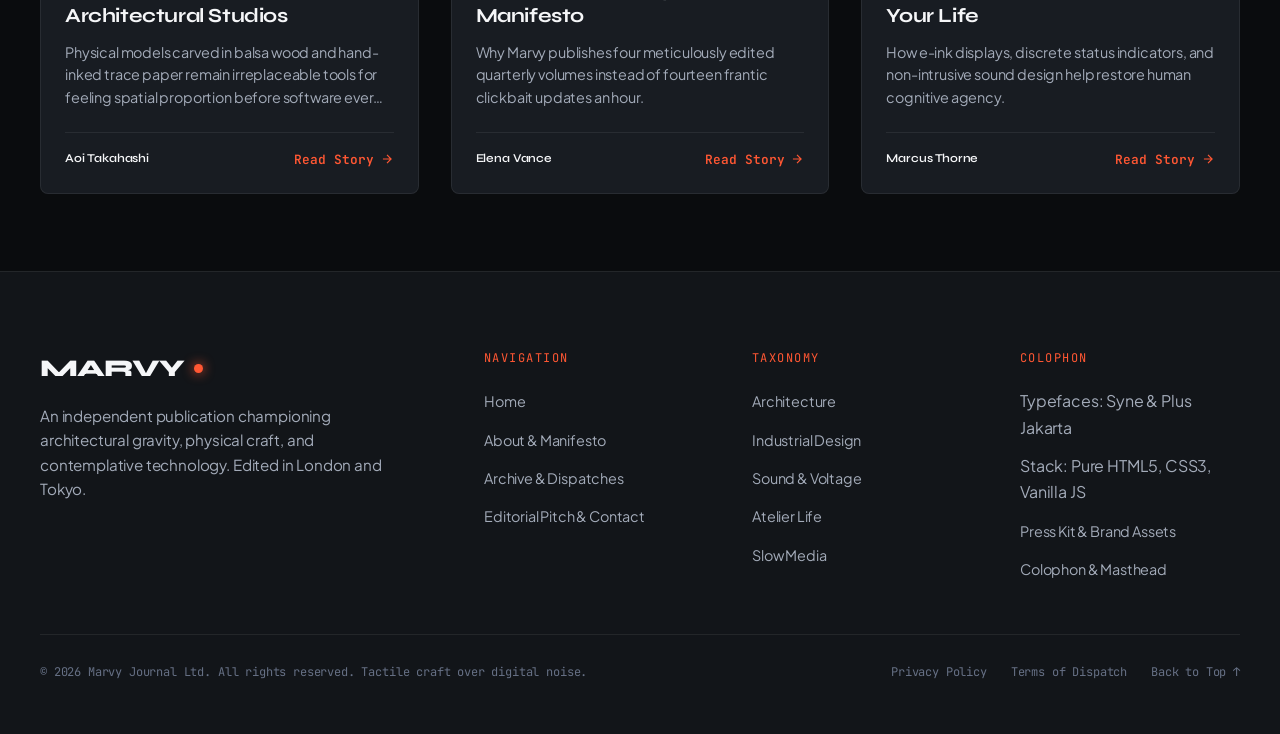
<file: blogs.html>
<!DOCTYPE html>
<html lang="en">
<head>
  <meta charset="UTF-8">
  <meta name="viewport" content="width=device-width, initial-scale=1.0">
  <meta name="description" content="Explore the Marvy Archive: In-depth essays on brutalist architecture, sensory industrial design, analog sound synthesis, and atelier rituals.">
  <title>Dispatches & Archive — Marvy Editorial Journal</title>
  <link rel="stylesheet" href="style/style.css">
  <link rel="icon" href="data:image/svg+xml,<svg xmlns='http://www.w3.org/2000/svg' viewBox='0 0 100 100'><circle cx='50' cy='50' r='40' fill='%23ff5733'/></svg>">
</head>
<body>

  <!-- Reading Progress Bar -->
  <div id="reading-progress-bar"></div>

  <!-- Top Editorial Ticker Tape -->
  <div class="ticker-bar" aria-label="Editorial News Ticker">
    <div class="ticker-track">
      <div class="ticker-item"><span class="ticker-dot"></span> COMPLETE ARCHIVE // FILTER BY DISCIPLINE OR SEARCH KEYWORDS</div>
      <div class="ticker-item"><span class="ticker-dot"></span> BOOKMARK ARTICLES TO YOUR PRIVATE READING LIST</div>
      <div class="ticker-item"><span class="ticker-dot"></span> NO PAYWALLS // INDEPENDENTLY SUPPORTED JOURNAL</div>
      <!-- Duplicate for infinite loop -->
      <div class="ticker-item"><span class="ticker-dot"></span> COMPLETE ARCHIVE // FILTER BY DISCIPLINE OR SEARCH KEYWORDS</div>
      <div class="ticker-item"><span class="ticker-dot"></span> BOOKMARK ARTICLES TO YOUR PRIVATE READING LIST</div>
      <div class="ticker-item"><span class="ticker-dot"></span> NO PAYWALLS // INDEPENDENTLY SUPPORTED JOURNAL</div>
    </div>
  </div>

  <!-- Sticky Site Header -->
  <header class="site-header">
    <div class="container header-inner">
      <a href="index.html" class="brand-logo" id="site-brand-logo">
        MARVY<span class="brand-dot"></span>
        <span class="brand-tag">VOL. 14</span>
      </a>

      <nav aria-label="Primary Navigation">
        <ul class="nav-links">
          <li><a href="index.html" class="nav-link" id="nav-home">Home</a></li>
          <li><a href="about.html" class="nav-link" id="nav-about">About</a></li>
          <li><a href="blogs.html" class="nav-link active" id="nav-blogs">Blogs</a></li>
          <li><a href="contact.html" class="nav-link" id="nav-contact">Contact</a></li>
        </ul>
      </nav>

      <div class="header-actions">
        <a href="blogs.html?filter=bookmarked" class="bookmark-counter-btn" id="bookmark-counter-btn" title="View Bookmarked Articles">
          <svg width="14" height="14" viewBox="0 0 24 24" fill="none" stroke="currentColor" stroke-width="2">
            <path d="M19 21l-7-5-7 5V5a2 2 0 0 1 2-2h10a2 2 0 0 1 2 2z"></path>
          </svg>
          <span>Saved</span>
          <span class="badge-count badge-bookmark-count">0</span>
        </a>
        <a href="contact.html" class="btn-header-cta">Pitch Essay</a>
        <button class="mobile-toggle-btn" id="mobile-toggle-btn" aria-label="Toggle Navigation Menu">
          <span></span>
          <span></span>
          <span></span>
        </button>
      </div>
    </div>
  </header>

  <!-- Mobile Drawer & Overlay -->
  <div class="mobile-drawer-overlay" id="mobile-drawer-overlay"></div>
  <aside class="mobile-nav-drawer" id="mobile-nav-drawer" aria-label="Mobile Navigation">
    <div>
      <div style="display:flex; justify-content:space-between; align-items:center; margin-bottom: 2.5rem;">
        <span class="brand-logo" style="font-size: 1.4rem;">MARVY<span class="brand-dot"></span></span>
        <button class="reader-close-btn" id="mobile-drawer-close" aria-label="Close Mobile Menu">✕</button>
      </div>
      <ul class="mobile-nav-list">
        <li><a href="index.html" class="mobile-nav-link">Home <span>→</span></a></li>
        <li><a href="about.html" class="mobile-nav-link">About <span>→</span></a></li>
        <li><a href="blogs.html" class="mobile-nav-link active">Blogs <span>→</span></a></li>
        <li><a href="contact.html" class="mobile-nav-link">Contact <span>→</span></a></li>
      </ul>
    </div>
    <div>
      <p class="font-mono text-muted" style="font-size: 0.75rem; margin-bottom: 1rem;">CRAFT & MATERIALITY ARCHIVE</p>
      <a href="blogs.html?filter=bookmarked" class="btn-header-cta" style="width: 100%; justify-content: center;">View Saved Articles</a>
    </div>
  </aside>

  <main>
    <!-- Section 1: Archive Header -->
    <section class="page-intro-header" style="padding-bottom: var(--space-lg);">
      <div class="container">
        <span class="intro-eyebrow">Editorial Archive</span>
        <h1 class="intro-headline" style="margin-bottom: 1rem;">The Complete Dispatches</h1>
        <p class="intro-subheading">
          Explore field reports, longform architectural critiques, material studies, and philosophical reflections.
        </p>
      </div>
    </section>

    <!-- Section 2: Archive Controls Bar (Live Search & Categories & Layout Toggle) -->
    <section class="archive-controls-bar" aria-label="Archive Controls">
      <div class="container">
        <div class="controls-inner">
          
          <!-- Live Instant Search -->
          <div class="search-box-wrapper">
            <svg class="search-icon-svg" width="16" height="16" viewBox="0 0 24 24" fill="none" stroke="currentColor" stroke-width="2">
              <circle cx="11" cy="11" r="8"></circle>
              <line x1="21" y1="21" x2="16.65" y2="16.65"></line>
            </svg>
            <input type="text" id="archive-search-input" class="search-input" placeholder="Search dispatches, authors, tags..." aria-label="Search articles">
            <button id="archive-search-clear" class="search-clear-btn" aria-label="Clear search">✕</button>
          </div>

          <!-- Category Chips -->
          <div class="category-chips">
            <button class="chip-btn category-chip-filter active" data-category="all">All</button>
            <button class="chip-btn category-chip-filter" data-category="architecture">Architecture</button>
            <button class="chip-btn category-chip-filter" data-category="design">Design</button>
            <button class="chip-btn category-chip-filter" data-category="technology">Technology</button>
            <button class="chip-btn category-chip-filter" data-category="culture">Culture</button>
            <button class="chip-btn category-chip-filter" data-category="philosophy">Philosophy</button>
          </div>

          <!-- View Layout Toggle -->
          <div class="view-layout-toggle" aria-label="Change layout">
            <button class="btn-layout active" id="btn-view-grid" title="Magazine Grid View">
              <svg width="16" height="16" viewBox="0 0 24 24" fill="none" stroke="currentColor" stroke-width="2">
                <rect x="3" y="3" width="7" height="7"></rect>
                <rect x="14" y="3" width="7" height="7"></rect>
                <rect x="14" y="14" width="7" height="7"></rect>
                <rect x="3" y="14" width="7" height="7"></rect>
              </svg>
            </button>
            <button class="btn-layout" id="btn-view-list" title="Compact List View">
              <svg width="16" height="16" viewBox="0 0 24 24" fill="none" stroke="currentColor" stroke-width="2">
                <line x1="8" y1="6" x2="21" y2="6"></line>
                <line x1="8" y1="12" x2="21" y2="12"></line>
                <line x1="8" y1="18" x2="21" y2="18"></line>
                <line x1="3" y1="6" x2="3.01" y2="6"></line>
                <line x1="3" y1="12" x2="3.01" y2="12"></line>
                <line x1="3" y1="18" x2="3.01" y2="18"></line>
              </svg>
            </button>
          </div>

        </div>
      </div>
    </section>

    <!-- Section 3: Articles Grid / List Container -->
    <section class="editorial-section">
      <div class="container">
        
        <div style="display:flex; justify-content:space-between; align-items:center; margin-bottom: 2rem;">
          <span class="font-mono text-muted" id="archive-count-display" style="font-size: 0.82rem; letter-spacing: 0.05em; text-transform: uppercase;">
            Displaying Dispatches
          </span>
          <a href="#" onclick="resetArchiveFilters(); return false;" class="font-mono text-accent" style="font-size: 0.78rem;">
            Clear All Filters
          </a>
        </div>

        <!-- Rendered dynamically by script/main.js -->
        <div class="magazine-grid" id="blogs-archive-container">
          <!-- Populated from BLOG_POSTS dataset -->
        </div>

      </div>
    </section>
  </main>

  <!-- Site Footer -->
  <footer class="site-footer">
    <div class="container">
      <div class="footer-top-grid">
        <div>
          <span class="brand-logo" style="font-size: 1.5rem;">MARVY<span class="brand-dot"></span></span>
          <p class="footer-brand-bio">
            An independent publication championing architectural gravity, physical craft, and contemplative technology. Edited in London and Tokyo.
          </p>
        </div>

        <div>
          <div class="footer-col-title">Navigation</div>
          <ul class="footer-links-list">
            <li><a href="index.html">Home</a></li>
            <li><a href="about.html">About & Manifesto</a></li>
            <li><a href="blogs.html">Archive & Dispatches</a></li>
            <li><a href="contact.html">Editorial Pitch & Contact</a></li>
          </ul>
        </div>

        <div>
          <div class="footer-col-title">Taxonomy</div>
          <ul class="footer-links-list">
            <li><a href="blogs.html?category=architecture">Architecture</a></li>
            <li><a href="blogs.html?category=design">Industrial Design</a></li>
            <li><a href="blogs.html?category=technology">Sound & Voltage</a></li>
            <li><a href="blogs.html?category=culture">Atelier Life</a></li>
            <li><a href="blogs.html?category=philosophy">Slow Media</a></li>
          </ul>
        </div>

        <div>
          <div class="footer-col-title">Colophon</div>
          <ul class="footer-links-list">
            <li><span class="text-secondary">Typefaces: Syne & Plus Jakarta</span></li>
            <li><span class="text-secondary">Stack: Pure HTML5, CSS3, Vanilla JS</span></li>
            <li><a href="contact.html">Press Kit & Brand Assets</a></li>
            <li><a href="contact.html">Colophon & Masthead</a></li>
          </ul>
        </div>
      </div>

      <div class="footer-bottom-bar">
        <div>© 2026 Marvy Journal Ltd. All rights reserved. Tactile craft over digital noise.</div>
        <div style="display:flex; gap: 1.5rem;">
          <a href="contact.html">Privacy Policy</a>
          <a href="contact.html">Terms of Dispatch</a>
          <a href="#">Back to Top ↑</a>
        </div>
      </div>
    </div>
  </footer>

  <!-- Article Reader Drawer / Slide-Over Modal -->
  <div class="reader-modal-overlay" id="reader-modal-overlay" role="dialog" aria-modal="true" aria-labelledby="reader-post-title">
    <div class="reader-modal-drawer">
      <div class="reader-drawer-header">
        <div class="reader-header-meta">
          <span class="ticker-dot"></span>
          <span id="reader-post-date">OCTOBER 04, 2026</span>
          <span>·</span>
          <span id="reader-post-readtime">7 MIN READ</span>
        </div>
        <button class="reader-close-btn" id="reader-close-btn" aria-label="Close article reader">✕</button>
      </div>

      <div class="reader-drawer-body">
        <span class="reader-article-category" id="reader-post-category">Architecture</span>
        <h1 class="reader-article-title" id="reader-post-title">The Poetics of Raw Concrete</h1>
        <p class="reader-article-subtitle" id="reader-post-subtitle">How monolithic brutalism transforms natural light, human silence, and physical permanence in contemporary dwellings.</p>
        
        <div class="reader-cover-media">
          <img id="reader-post-cover" src="media/hero-architecture.jpg" alt="Article Cover">
        </div>

        <div class="author-pill" style="margin-bottom: 2.5rem; padding-bottom: 1.5rem; border-bottom: 1px solid var(--border-subtle);">
          <img id="reader-post-author-avatar" src="media/editor-portrait.jpg" alt="Author avatar">
          <div>
            <div class="author-info-name" id="reader-post-author-name">Elena Vance</div>
            <div class="author-info-role" id="reader-post-author-role">Architecture Critic & Essayist</div>
          </div>
        </div>

        <div class="reader-content-prose" id="reader-post-content">
          <!-- Dynamic post content inserted here -->
        </div>

        <div class="reader-tags-row" id="reader-post-tags">
          <!-- Tags inserted here -->
        </div>

        <div class="reader-actions-bar">
          <div style="display:flex; gap: 0.75rem;">
            <button class="btn-reader-action" id="reader-like-btn">
              <svg width="16" height="16" viewBox="0 0 24 24" fill="none" stroke="currentColor" stroke-width="2">
                <path d="M20.84 4.61a5.5 5.5 0 0 0-7.78 0L12 5.67l-1.06-1.06a5.5 5.5 0 0 0-7.78 7.78l1.06 1.06L12 21.23l7.78-7.78 1.06-1.06a5.5 5.5 0 0 0 0-7.78z"></path>
              </svg>
              <span>Applaud</span>
            </button>
            <button class="btn-reader-action" id="reader-bookmark-btn">
              <svg width="16" height="16" viewBox="0 0 24 24" fill="none" stroke="currentColor" stroke-width="2">
                <path d="M19 21l-7-5-7 5V5a2 2 0 0 1 2-2h10a2 2 0 0 1 2 2z"></path>
              </svg>
              <span>Save to Reading List</span>
            </button>
          </div>
          <div>
            <button class="btn-reader-action" id="reader-share-btn" title="Copy share link">
              <svg width="16" height="16" viewBox="0 0 24 24" fill="none" stroke="currentColor" stroke-width="2">
                <circle cx="18" cy="5" r="3"></circle>
                <circle cx="6" cy="12" r="3"></circle>
                <circle cx="18" cy="19" r="3"></circle>
                <line x1="8.59" y1="13.51" x2="15.42" y2="17.49"></line>
                <line x1="15.41" y1="6.51" x2="8.59" y2="10.49"></line>
              </svg>
              <span>Share</span>
            </button>
          </div>
        </div>
      </div>
    </div>
  </div>

  <!-- Scripts -->
  <script src="script/data.js"></script>
  <script src="script/main.js"></script>
</body>
</html>
</file>
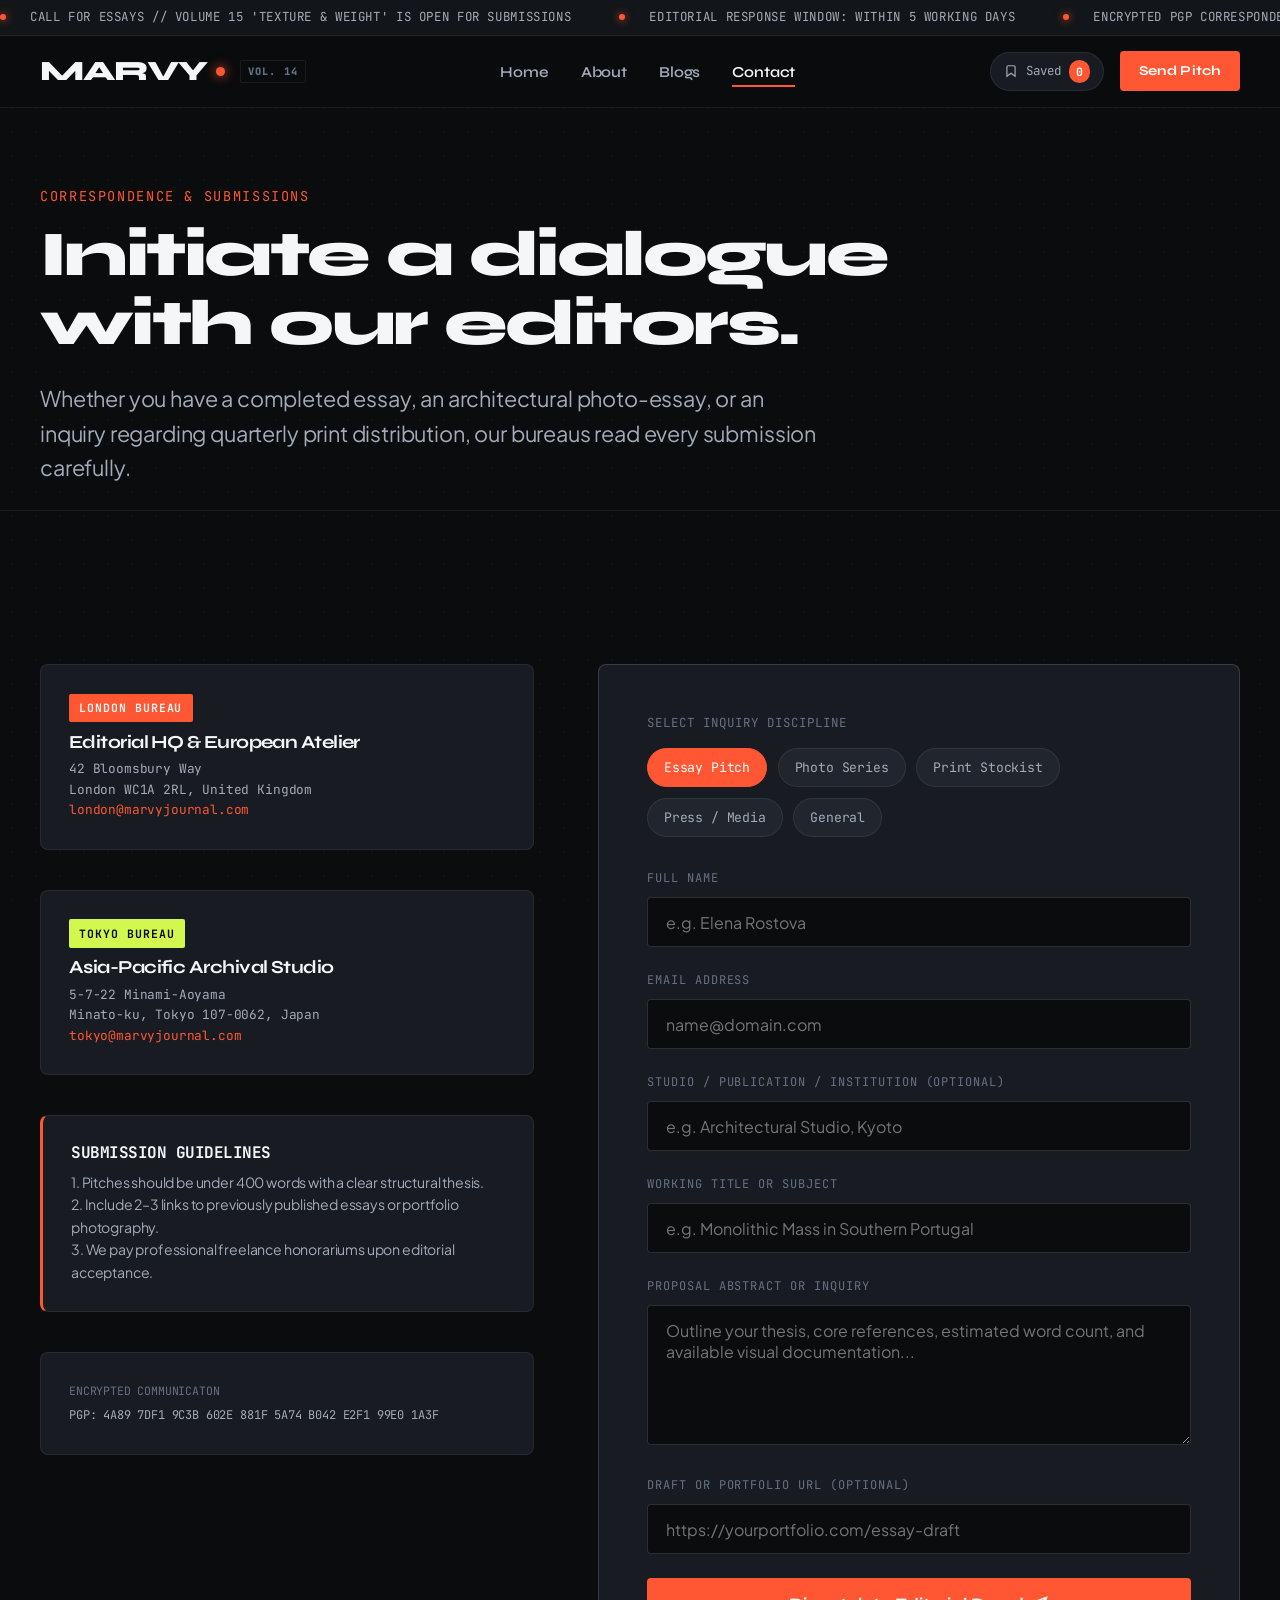
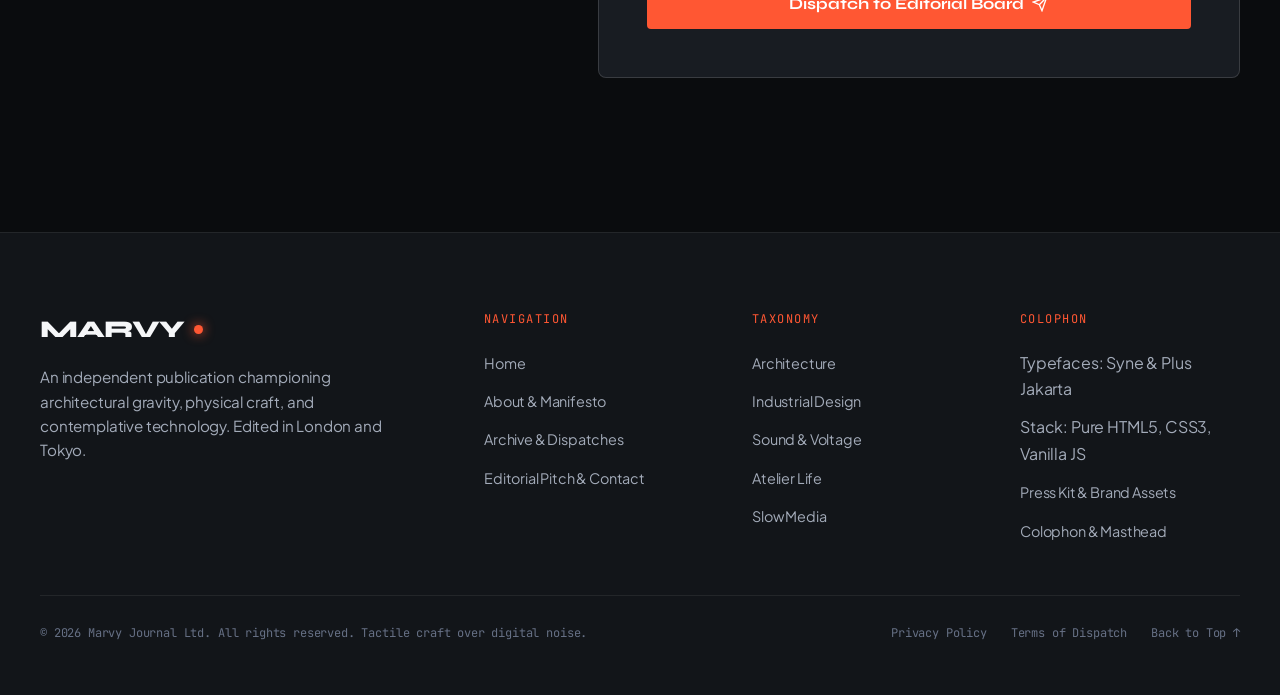
<file: contact.html>
<!DOCTYPE html>
<html lang="en">
<head>
  <meta charset="UTF-8">
  <meta name="viewport" content="width=device-width, initial-scale=1.0">
  <meta name="description" content="Contact Marvy Journal: Editorial essay pitches, book review proposals, print distribution inquiries, and atelier bureau contacts in London and Tokyo.">
  <title>Contact & Pitches — Marvy Editorial Journal</title>
  <link rel="stylesheet" href="style/style.css">
  <link rel="icon" href="data:image/svg+xml,<svg xmlns='http://www.w3.org/2000/svg' viewBox='0 0 100 100'><circle cx='50' cy='50' r='40' fill='%23ff5733'/></svg>">
</head>
<body>

  <!-- Reading Progress Bar -->
  <div id="reading-progress-bar"></div>

  <!-- Top Editorial Ticker Tape -->
  <div class="ticker-bar" aria-label="Editorial News Ticker">
    <div class="ticker-track">
      <div class="ticker-item"><span class="ticker-dot"></span> CALL FOR ESSAYS // VOLUME 15 'TEXTURE & WEIGHT' IS OPEN FOR SUBMISSIONS</div>
      <div class="ticker-item"><span class="ticker-dot"></span> EDITORIAL RESPONSE WINDOW: WITHIN 5 WORKING DAYS</div>
      <div class="ticker-item"><span class="ticker-dot"></span> ENCRYPTED PGP CORRESPONDENCE WELCOMED</div>
      <!-- Duplicate for infinite loop -->
      <div class="ticker-item"><span class="ticker-dot"></span> CALL FOR ESSAYS // VOLUME 15 'TEXTURE & WEIGHT' IS OPEN FOR SUBMISSIONS</div>
      <div class="ticker-item"><span class="ticker-dot"></span> EDITORIAL RESPONSE WINDOW: WITHIN 5 WORKING DAYS</div>
      <div class="ticker-item"><span class="ticker-dot"></span> ENCRYPTED PGP CORRESPONDENCE WELCOMED</div>
    </div>
  </div>

  <!-- Sticky Site Header -->
  <header class="site-header">
    <div class="container header-inner">
      <a href="index.html" class="brand-logo" id="site-brand-logo">
        MARVY<span class="brand-dot"></span>
        <span class="brand-tag">VOL. 14</span>
      </a>

      <nav aria-label="Primary Navigation">
        <ul class="nav-links">
          <li><a href="index.html" class="nav-link" id="nav-home">Home</a></li>
          <li><a href="about.html" class="nav-link" id="nav-about">About</a></li>
          <li><a href="blogs.html" class="nav-link" id="nav-blogs">Blogs</a></li>
          <li><a href="contact.html" class="nav-link active" id="nav-contact">Contact</a></li>
        </ul>
      </nav>

      <div class="header-actions">
        <a href="blogs.html?filter=bookmarked" class="bookmark-counter-btn" id="bookmark-counter-btn" title="View Bookmarked Articles">
          <svg width="14" height="14" viewBox="0 0 24 24" fill="none" stroke="currentColor" stroke-width="2">
            <path d="M19 21l-7-5-7 5V5a2 2 0 0 1 2-2h10a2 2 0 0 1 2 2z"></path>
          </svg>
          <span>Saved</span>
          <span class="badge-count badge-bookmark-count">0</span>
        </a>
        <a href="#editorial-contact-form" class="btn-header-cta">Send Pitch</a>
        <button class="mobile-toggle-btn" id="mobile-toggle-btn" aria-label="Toggle Navigation Menu">
          <span></span>
          <span></span>
          <span></span>
        </button>
      </div>
    </div>
  </header>

  <!-- Mobile Drawer & Overlay -->
  <div class="mobile-drawer-overlay" id="mobile-drawer-overlay"></div>
  <aside class="mobile-nav-drawer" id="mobile-nav-drawer" aria-label="Mobile Navigation">
    <div>
      <div style="display:flex; justify-content:space-between; align-items:center; margin-bottom: 2.5rem;">
        <span class="brand-logo" style="font-size: 1.4rem;">MARVY<span class="brand-dot"></span></span>
        <button class="reader-close-btn" id="mobile-drawer-close" aria-label="Close Mobile Menu">✕</button>
      </div>
      <ul class="mobile-nav-list">
        <li><a href="index.html" class="mobile-nav-link">Home <span>→</span></a></li>
        <li><a href="about.html" class="mobile-nav-link">About <span>→</span></a></li>
        <li><a href="blogs.html" class="mobile-nav-link">Blogs <span>→</span></a></li>
        <li><a href="contact.html" class="mobile-nav-link active">Contact <span>→</span></a></li>
      </ul>
    </div>
    <div>
      <p class="font-mono text-muted" style="font-size: 0.75rem; margin-bottom: 1rem;">CRAFT & MATERIALITY ARCHIVE</p>
      <a href="blogs.html" class="btn-header-cta" style="width: 100%; justify-content: center;">Explore All Dispatches</a>
    </div>
  </aside>

  <main>
    <!-- Section 1: Contact Header -->
    <section class="page-intro-header" style="padding-bottom: var(--space-md);">
      <div class="container">
        <span class="intro-eyebrow">Correspondence & Submissions</span>
        <h1 class="intro-headline">Initiate a dialogue with our editors.</h1>
        <p class="intro-subheading">
          Whether you have a completed essay, an architectural photo-essay, or an inquiry regarding quarterly print distribution, our bureaus read every submission carefully.
        </p>
      </div>
    </section>

    <!-- Section 2: Contact Form & Bureau Info Grid -->
    <section class="editorial-section">
      <div class="container">
        <div class="contact-grid">
          
          <!-- Column 1: Bureaus & Direct Channels -->
          <div class="contact-info-col">
            
            <div class="office-card">
              <span class="badge-tag tag-accent" style="margin-bottom: 0.6rem;">London Bureau</span>
              <h2 class="office-title">Editorial HQ & European Atelier</h2>
              <div class="office-address">
                42 Bloomsbury Way<br>
                London WC1A 2RL, United Kingdom<br>
                <span class="text-accent">london@marvyjournal.com</span>
              </div>
            </div>

            <div class="office-card">
              <span class="badge-tag tag-lime" style="margin-bottom: 0.6rem;">Tokyo Bureau</span>
              <h2 class="office-title">Asia-Pacific Archival Studio</h2>
              <div class="office-address">
                5-7-22 Minami-Aoyama<br>
                Minato-ku, Tokyo 107-0062, Japan<br>
                <span class="text-accent">tokyo@marvyjournal.com</span>
              </div>
            </div>

            <div class="office-card" style="border-left: 3px solid var(--accent-primary);">
              <h3 style="font-size: 1rem; margin-bottom: 0.5rem; font-family: var(--font-mono); text-transform: uppercase;">
                Submission Guidelines
              </h3>
              <p class="text-secondary" style="font-size: 0.88rem; line-height: 1.6;">
                1. Pitches should be under 400 words with a clear structural thesis.<br>
                2. Include 2–3 links to previously published essays or portfolio photography.<br>
                3. We pay professional freelance honorariums upon editorial acceptance.
              </p>
            </div>

            <div class="office-card">
              <div class="font-mono text-muted" style="font-size: 0.72rem; margin-bottom: 0.4rem;">ENCRYPTED COMMUNICATON</div>
              <div style="font-family: var(--font-mono); font-size: 0.75rem; word-break: break-all; color: var(--text-secondary);">
                PGP: 4A89 7DF1 9C3B 602E 881F 5A74 B042 E2F1 99E0 1A3F
              </div>
            </div>

          </div>

          <!-- Column 2: Interactive Form -->
          <div class="contact-form-card">
            
            <form id="editorial-contact-form">
              <span class="inquiry-types-label">Select Inquiry Discipline</span>
              
              <div class="inquiry-chip-selector" role="radiogroup" aria-label="Inquiry Type">
                <label class="inquiry-radio-label">
                  <input type="radio" name="inquiry_type" value="Essay Pitch" checked>
                  <span>Essay Pitch</span>
                </label>
                <label class="inquiry-radio-label">
                  <input type="radio" name="inquiry_type" value="Photo Series">
                  <span>Photo Series</span>
                </label>
                <label class="inquiry-radio-label">
                  <input type="radio" name="inquiry_type" value="Print Stockist">
                  <span>Print Stockist</span>
                </label>
                <label class="inquiry-radio-label">
                  <input type="radio" name="inquiry_type" value="Press / Media">
                  <span>Press / Media</span>
                </label>
                <label class="inquiry-radio-label">
                  <input type="radio" name="inquiry_type" value="General">
                  <span>General</span>
                </label>
              </div>

              <div class="form-group">
                <label class="form-label" for="contact-name">Full Name</label>
                <input type="text" id="contact-name" class="form-input" placeholder="e.g. Elena Rostova" required>
              </div>

              <div class="form-group">
                <label class="form-label" for="contact-email">Email Address</label>
                <input type="email" id="contact-email" class="form-input" placeholder="name@domain.com" required>
              </div>

              <div class="form-group">
                <label class="form-label" for="contact-affiliation">Studio / Publication / Institution (Optional)</label>
                <input type="text" id="contact-affiliation" class="form-input" placeholder="e.g. Architectural Studio, Kyoto">
              </div>

              <div class="form-group">
                <label class="form-label" for="contact-subject">Working Title or Subject</label>
                <input type="text" id="contact-subject" class="form-input" placeholder="e.g. Monolithic Mass in Southern Portugal" required>
              </div>

              <div class="form-group">
                <label class="form-label" for="contact-message">Proposal Abstract or Inquiry</label>
                <textarea id="contact-message" class="form-textarea" placeholder="Outline your thesis, core references, estimated word count, and available visual documentation..." required></textarea>
              </div>

              <div class="form-group">
                <label class="form-label" for="contact-link">Draft or Portfolio URL (Optional)</label>
                <input type="url" id="contact-link" class="form-input" placeholder="https://yourportfolio.com/essay-draft">
              </div>

              <button type="submit" class="btn-form-submit" id="contact-submit-btn">
                <span>Dispatch to Editorial Board</span>
                <svg width="16" height="16" viewBox="0 0 24 24" fill="none" stroke="currentColor" stroke-width="2">
                  <line x1="22" y1="2" x2="11" y2="13"></line>
                  <polygon points="22 2 15 22 11 13 2 9 22 2"></polygon>
                </svg>
              </button>
            </form>

          </div>

        </div>
      </div>
    </section>
  </main>

  <!-- Site Footer -->
  <footer class="site-footer">
    <div class="container">
      <div class="footer-top-grid">
        <div>
          <span class="brand-logo" style="font-size: 1.5rem;">MARVY<span class="brand-dot"></span></span>
          <p class="footer-brand-bio">
            An independent publication championing architectural gravity, physical craft, and contemplative technology. Edited in London and Tokyo.
          </p>
        </div>

        <div>
          <div class="footer-col-title">Navigation</div>
          <ul class="footer-links-list">
            <li><a href="index.html">Home</a></li>
            <li><a href="about.html">About & Manifesto</a></li>
            <li><a href="blogs.html">Archive & Dispatches</a></li>
            <li><a href="contact.html">Editorial Pitch & Contact</a></li>
          </ul>
        </div>

        <div>
          <div class="footer-col-title">Taxonomy</div>
          <ul class="footer-links-list">
            <li><a href="blogs.html?category=architecture">Architecture</a></li>
            <li><a href="blogs.html?category=design">Industrial Design</a></li>
            <li><a href="blogs.html?category=technology">Sound & Voltage</a></li>
            <li><a href="blogs.html?category=culture">Atelier Life</a></li>
            <li><a href="blogs.html?category=philosophy">Slow Media</a></li>
          </ul>
        </div>

        <div>
          <div class="footer-col-title">Colophon</div>
          <ul class="footer-links-list">
            <li><span class="text-secondary">Typefaces: Syne & Plus Jakarta</span></li>
            <li><span class="text-secondary">Stack: Pure HTML5, CSS3, Vanilla JS</span></li>
            <li><a href="contact.html">Press Kit & Brand Assets</a></li>
            <li><a href="contact.html">Colophon & Masthead</a></li>
          </ul>
        </div>
      </div>

      <div class="footer-bottom-bar">
        <div>© 2026 Marvy Journal Ltd. All rights reserved. Tactile craft over digital noise.</div>
        <div style="display:flex; gap: 1.5rem;">
          <a href="contact.html">Privacy Policy</a>
          <a href="contact.html">Terms of Dispatch</a>
          <a href="#">Back to Top ↑</a>
        </div>
      </div>
    </div>
  </footer>

  <!-- Scripts -->
  <script src="script/data.js"></script>
  <script src="script/main.js"></script>
</body>
</html>
</file>
<file: style/style.css>
/* ==========================================================================
   Marvy Editorial Magazine — Complete Global Stylesheet
   ========================================================================== */

@import url('https://fonts.googleapis.com/css2?family=JetBrains+Mono:wght@400;500;600&family=Playfair+Display:ital,wght@0,500;0,700;1,400&family=Plus+Jakarta+Sans:wght@300;400;500;600;700&family=Syne:wght@500;600;700;800&display=swap');
@import url('variables.css');

/* --------------------------------------------------------------------------
   CSS Reset & Base
   -------------------------------------------------------------------------- */
*, *::before, *::after {
  box-sizing: border-box;
  margin: 0;
  padding: 0;
}

html {
  font-size: 16px;
  scroll-behavior: smooth;
  -webkit-text-size-adjust: 100%;
}

body {
  background-color: var(--bg-primary);
  color: var(--text-primary);
  font-family: var(--font-body);
  font-weight: 400;
  line-height: 1.65;
  letter-spacing: -0.01em;
  min-height: 100vh;
  display: flex;
  flex-direction: column;
  overflow-x: hidden;
  -webkit-font-smoothing: antialiased;
  -moz-osx-font-smoothing: grayscale;
}

/* Subtle background grain effect */
body::before {
  content: "";
  position: fixed;
  inset: 0;
  background-image: radial-gradient(rgba(255, 255, 255, 0.03) 1px, transparent 0);
  background-size: 24px 24px;
  pointer-events: none;
  z-index: 1;
}

img {
  max-width: 100%;
  height: auto;
  display: block;
  object-fit: cover;
}

a {
  color: inherit;
  text-decoration: none;
  transition: color var(--transition-fast);
}

button {
  cursor: pointer;
  border: none;
  background: none;
  font-family: inherit;
  color: inherit;
}

input, textarea, select {
  font-family: inherit;
  font-size: 1rem;
  color: var(--text-primary);
}

/* --------------------------------------------------------------------------
   Typography Utility Classes
   -------------------------------------------------------------------------- */
h1, h2, h3, h4, h5, h6 {
  font-family: var(--font-display);
  font-weight: 700;
  line-height: 1.15;
  letter-spacing: -0.03em;
  color: var(--text-primary);
}

.font-serif {
  font-family: var(--font-serif);
}

.font-mono {
  font-family: var(--font-mono);
}

.text-accent {
  color: var(--accent-primary);
}

.text-muted {
  color: var(--text-muted);
}

.text-secondary {
  color: var(--text-secondary);
}

/* --------------------------------------------------------------------------
   Layout & Containers
   -------------------------------------------------------------------------- */
.container {
  width: 100%;
  max-width: var(--max-width-content);
  margin-left: auto;
  margin-right: auto;
  padding-left: clamp(1rem, 4vw, 2.5rem);
  padding-right: clamp(1rem, 4vw, 2.5rem);
  position: relative;
  z-index: 2;
}

main {
  flex: 1;
  position: relative;
  z-index: 2;
}

/* --------------------------------------------------------------------------
   Reading Progress Bar
   -------------------------------------------------------------------------- */
#reading-progress-bar {
  position: fixed;
  top: 0;
  left: 0;
  height: 3px;
  width: 0%;
  background: linear-gradient(90deg, var(--accent-primary), var(--accent-secondary));
  z-index: 9999;
  transition: width 100ms ease-out;
}

/* --------------------------------------------------------------------------
   Top Ticker Bar
   -------------------------------------------------------------------------- */
.ticker-bar {
  background-color: var(--bg-secondary);
  border-bottom: 1px solid var(--border-subtle);
  padding: 0.45rem 0;
  font-family: var(--font-mono);
  font-size: 0.78rem;
  letter-spacing: 0.05em;
  text-transform: uppercase;
  color: var(--text-secondary);
  overflow: hidden;
  position: relative;
  z-index: 30;
}

.ticker-track {
  display: flex;
  width: max-content;
  animation: tickerScroll 38s linear infinite;
}

.ticker-track:hover {
  animation-play-state: paused;
}

.ticker-item {
  display: inline-flex;
  align-items: center;
  gap: 1.5rem;
  padding-right: 3rem;
  white-space: nowrap;
}

.ticker-dot {
  width: 6px;
  height: 6px;
  background-color: var(--accent-primary);
  border-radius: 50%;
  display: inline-block;
  box-shadow: 0 0 8px var(--accent-primary);
}

@keyframes tickerScroll {
  0% { transform: translateX(0); }
  100% { transform: translateX(-50%); }
}

/* --------------------------------------------------------------------------
   Header & Navigation
   -------------------------------------------------------------------------- */
.site-header {
  position: sticky;
  top: 0;
  background: rgba(10, 12, 14, 0.88);
  backdrop-filter: blur(18px);
  -webkit-backdrop-filter: blur(18px);
  border-bottom: 1px solid var(--border-subtle);
  height: var(--header-height);
  z-index: 1000;
  transition: transform var(--transition-base), background-color var(--transition-base);
}

.header-inner {
  height: 100%;
  display: flex;
  align-items: center;
  justify-content: space-between;
  gap: 1.5rem;
}

/* Brand Logo */
.brand-logo {
  display: flex;
  align-items: center;
  gap: 0.6rem;
  font-family: var(--font-display);
  font-size: 1.75rem;
  font-weight: 800;
  letter-spacing: -0.04em;
  color: var(--text-primary);
}

.brand-dot {
  width: 9px;
  height: 9px;
  background-color: var(--accent-primary);
  border-radius: 50%;
  display: inline-block;
  box-shadow: 0 0 12px var(--accent-primary);
  animation: pulseDot 3s ease-in-out infinite;
}

.brand-tag {
  font-family: var(--font-mono);
  font-size: 0.65rem;
  letter-spacing: 0.12em;
  text-transform: uppercase;
  color: var(--text-muted);
  border: 1px solid var(--border-subtle);
  padding: 0.15rem 0.4rem;
  border-radius: var(--radius-xs);
  margin-left: 0.35rem;
}

@keyframes pulseDot {
  0%, 100% { opacity: 0.8; transform: scale(1); }
  50% { opacity: 1; transform: scale(1.2); }
}

/* Nav Links */
.nav-links {
  display: flex;
  align-items: center;
  gap: 2rem;
  list-style: none;
}

.nav-link {
  font-family: var(--font-display);
  font-size: 0.95rem;
  font-weight: 600;
  letter-spacing: -0.01em;
  color: var(--text-secondary);
  position: relative;
  padding: 0.4rem 0;
  transition: color var(--transition-fast);
}

.nav-link:hover,
.nav-link.active {
  color: var(--text-primary);
}

.nav-link.active::after {
  content: "";
  position: absolute;
  bottom: 0;
  left: 0;
  width: 100%;
  height: 2px;
  background-color: var(--accent-primary);
}

/* Header Action Buttons */
.header-actions {
  display: flex;
  align-items: center;
  gap: 1rem;
}

.bookmark-counter-btn {
  display: inline-flex;
  align-items: center;
  gap: 0.5rem;
  background-color: var(--bg-surface);
  border: 1px solid var(--border-subtle);
  color: var(--text-secondary);
  padding: 0.45rem 0.85rem;
  border-radius: var(--radius-full);
  font-family: var(--font-mono);
  font-size: 0.78rem;
  transition: all var(--transition-fast);
}

.bookmark-counter-btn:hover {
  border-color: var(--border-medium);
  color: var(--text-primary);
  background-color: var(--bg-surface-elevated);
}

.badge-count {
  background-color: var(--accent-primary);
  color: #fff;
  border-radius: var(--radius-full);
  padding: 0.1rem 0.45rem;
  font-weight: 700;
  font-size: 0.72rem;
}

.btn-header-cta {
  background-color: var(--accent-primary);
  color: #fff;
  font-family: var(--font-display);
  font-size: 0.85rem;
  font-weight: 700;
  padding: 0.55rem 1.15rem;
  border-radius: var(--radius-sm);
  letter-spacing: 0.02em;
  transition: all var(--transition-fast);
  display: inline-flex;
  align-items: center;
  gap: 0.4rem;
}

.btn-header-cta:hover {
  background-color: var(--accent-primary-hover);
  box-shadow: 0 0 16px var(--accent-primary-dim);
  transform: translateY(-1px);
}

/* Mobile Toggle */
.mobile-toggle-btn {
  display: none;
  flex-direction: column;
  justify-content: center;
  align-items: center;
  width: 40px;
  height: 40px;
  gap: 5px;
  background-color: var(--bg-surface);
  border: 1px solid var(--border-subtle);
  border-radius: var(--radius-sm);
  z-index: 1100;
}

.mobile-toggle-btn span {
  display: block;
  width: 20px;
  height: 2px;
  background-color: var(--text-primary);
  transition: all var(--transition-base);
}

.mobile-toggle-btn.active span:nth-child(1) {
  transform: translateY(7px) rotate(45deg);
}

.mobile-toggle-btn.active span:nth-child(2) {
  opacity: 0;
}

.mobile-toggle-btn.active span:nth-child(3) {
  transform: translateY(-7px) rotate(-45deg);
}

/* Mobile Menu Drawer */
.mobile-nav-drawer {
  position: fixed;
  top: 0;
  right: -100%;
  width: 82%;
  max-width: 380px;
  height: 100vh;
  background-color: var(--bg-secondary);
  border-left: 1px solid var(--border-medium);
  z-index: 1050;
  padding: 6rem 2rem 2.5rem;
  display: flex;
  flex-direction: column;
  justify-content: space-between;
  transition: right var(--transition-base);
  box-shadow: var(--shadow-lg);
}

.mobile-nav-drawer.open {
  right: 0;
}

.mobile-drawer-overlay {
  position: fixed;
  inset: 0;
  background-color: rgba(0, 0, 0, 0.7);
  backdrop-filter: blur(4px);
  z-index: 1040;
  opacity: 0;
  pointer-events: none;
  transition: opacity var(--transition-base);
}

.mobile-drawer-overlay.active {
  opacity: 1;
  pointer-events: auto;
}

.mobile-nav-list {
  list-style: none;
  display: flex;
  flex-direction: column;
  gap: 1.5rem;
}

.mobile-nav-link {
  font-family: var(--font-display);
  font-size: 1.6rem;
  font-weight: 700;
  color: var(--text-primary);
  display: flex;
  align-items: center;
  justify-content: space-between;
}

.mobile-nav-link.active {
  color: var(--accent-primary);
}

/* --------------------------------------------------------------------------
   Hero Section (Home)
   -------------------------------------------------------------------------- */
.editorial-hero {
  padding-top: var(--space-xl);
  padding-bottom: var(--space-2xl);
  border-bottom: 1px solid var(--border-subtle);
}

.hero-grid {
  display: grid;
  grid-template-columns: 1.4fr 1fr;
  gap: 2.5rem;
  align-items: stretch;
}

/* Featured Cover Story */
.hero-featured-card {
  position: relative;
  background-color: var(--bg-surface);
  border: 1px solid var(--border-subtle);
  border-radius: var(--radius-md);
  overflow: hidden;
  display: flex;
  flex-direction: column;
  justify-content: flex-end;
  min-height: 520px;
  transition: border-color var(--transition-base), box-shadow var(--transition-base);
}

.hero-featured-card:hover {
  border-color: var(--border-medium);
  box-shadow: var(--shadow-lg);
}

.hero-cover-media {
  position: absolute;
  inset: 0;
  z-index: 0;
}

.hero-cover-media img {
  width: 100%;
  height: 100%;
  object-fit: cover;
  transition: transform var(--transition-slow);
}

.hero-featured-card:hover .hero-cover-media img {
  transform: scale(1.03);
}

.hero-cover-overlay {
  position: absolute;
  inset: 0;
  background: linear-gradient(180deg, rgba(10, 12, 14, 0.15) 0%, rgba(10, 12, 14, 0.8) 55%, rgba(10, 12, 14, 0.98) 100%);
  z-index: 1;
}

.hero-featured-content {
  position: relative;
  z-index: 2;
  padding: clamp(1.5rem, 3.5vw, 2.75rem);
}

.badge-tag {
  display: inline-flex;
  align-items: center;
  gap: 0.4rem;
  font-family: var(--font-mono);
  font-size: 0.72rem;
  font-weight: 600;
  letter-spacing: 0.08em;
  text-transform: uppercase;
  padding: 0.3rem 0.65rem;
  border-radius: var(--radius-xs);
  background-color: rgba(255, 255, 255, 0.1);
  backdrop-filter: blur(10px);
  color: var(--text-primary);
  margin-bottom: 1rem;
}

.badge-tag.tag-accent {
  background-color: var(--accent-primary);
  color: #fff;
}

.badge-tag.tag-lime {
  background-color: var(--accent-secondary);
  color: var(--text-inverse);
  font-weight: 700;
}

.hero-featured-title {
  font-size: clamp(1.8rem, 3.2vw, 2.6rem);
  font-weight: 800;
  line-height: 1.15;
  margin-bottom: 1rem;
  letter-spacing: -0.03em;
}

.hero-featured-title a:hover {
  color: var(--accent-primary);
}

.hero-featured-excerpt {
  color: var(--text-secondary);
  font-size: 1rem;
  line-height: 1.6;
  margin-bottom: 1.5rem;
  max-width: 600px;
}

.hero-meta-bar {
  display: flex;
  align-items: center;
  justify-content: space-between;
  gap: 1rem;
  border-top: 1px solid rgba(255, 255, 255, 0.12);
  padding-top: 1.25rem;
  font-family: var(--font-mono);
  font-size: 0.8rem;
  color: var(--text-muted);
}

.author-pill {
  display: flex;
  align-items: center;
  gap: 0.75rem;
  color: var(--text-primary);
}

.author-pill img {
  width: 34px;
  height: 34px;
  border-radius: 50%;
  border: 1px solid var(--border-medium);
}

.author-info-name {
  font-family: var(--font-display);
  font-weight: 700;
  font-size: 0.9rem;
}

.author-info-role {
  font-size: 0.72rem;
  color: var(--text-muted);
}

/* Hero Aside / Trending Dispatches */
.hero-aside {
  display: flex;
  flex-direction: column;
  justify-content: space-between;
  gap: 1.5rem;
}

.hero-aside-header {
  display: flex;
  align-items: center;
  justify-content: space-between;
  padding-bottom: 0.75rem;
  border-bottom: 1px solid var(--border-medium);
}

.aside-title {
  font-family: var(--font-mono);
  font-size: 0.82rem;
  letter-spacing: 0.1em;
  text-transform: uppercase;
  color: var(--accent-primary);
  display: flex;
  align-items: center;
  gap: 0.5rem;
}

.aside-list {
  display: flex;
  flex-direction: column;
  gap: 1.25rem;
  flex: 1;
}

.aside-item {
  background-color: var(--bg-surface);
  border: 1px solid var(--border-subtle);
  border-radius: var(--radius-sm);
  padding: 1.25rem;
  display: grid;
  grid-template-columns: 3rem 1fr;
  gap: 1rem;
  align-items: flex-start;
  transition: all var(--transition-fast);
  cursor: pointer;
}

.aside-item:hover {
  background-color: var(--bg-surface-elevated);
  border-color: var(--border-medium);
  transform: translateX(4px);
}

.aside-rank {
  font-family: var(--font-mono);
  font-size: 1.3rem;
  font-weight: 700;
  color: var(--accent-primary);
  line-height: 1;
}

.aside-body-category {
  font-family: var(--font-mono);
  font-size: 0.68rem;
  text-transform: uppercase;
  letter-spacing: 0.08em;
  color: var(--text-muted);
  margin-bottom: 0.3rem;
}

.aside-item-title {
  font-size: 1.05rem;
  font-weight: 700;
  line-height: 1.3;
  margin-bottom: 0.5rem;
}

.aside-item-meta {
  font-family: var(--font-mono);
  font-size: 0.72rem;
  color: var(--text-muted);
  display: flex;
  gap: 1rem;
}

/* --------------------------------------------------------------------------
   Category Taxonomy Bar
   -------------------------------------------------------------------------- */
.category-bar-section {
  padding: 1.5rem 0;
  border-bottom: 1px solid var(--border-subtle);
  background-color: var(--bg-secondary);
}

.category-bar-inner {
  display: flex;
  align-items: center;
  justify-content: space-between;
  gap: 1rem;
  overflow-x: auto;
  scrollbar-width: none;
}

.category-bar-inner::-webkit-scrollbar {
  display: none;
}

.category-chips {
  display: flex;
  align-items: center;
  gap: 0.65rem;
}

.chip-btn {
  font-family: var(--font-display);
  font-size: 0.85rem;
  font-weight: 600;
  padding: 0.45rem 1rem;
  border-radius: var(--radius-full);
  background-color: var(--bg-surface);
  border: 1px solid var(--border-subtle);
  color: var(--text-secondary);
  white-space: nowrap;
  transition: all var(--transition-fast);
}

.chip-btn:hover {
  color: var(--text-primary);
  border-color: var(--border-medium);
  background-color: var(--bg-surface-elevated);
}

.chip-btn.active {
  background-color: var(--text-primary);
  color: var(--bg-primary);
  border-color: var(--text-primary);
}

.category-indicator {
  font-family: var(--font-mono);
  font-size: 0.75rem;
  color: var(--text-muted);
  white-space: nowrap;
}

/* --------------------------------------------------------------------------
   Editorial Magazine Cards Grid
   -------------------------------------------------------------------------- */
.editorial-section {
  padding: var(--space-2xl) 0;
}

.section-head {
  display: flex;
  align-items: flex-end;
  justify-content: space-between;
  gap: 1.5rem;
  margin-bottom: var(--space-xl);
  padding-bottom: 1rem;
  border-bottom: 1px solid var(--border-subtle);
}

.section-title {
  font-size: clamp(1.75rem, 3vw, 2.5rem);
  font-weight: 800;
  letter-spacing: -0.03em;
}

.section-subtitle {
  color: var(--text-secondary);
  font-size: 0.95rem;
  margin-top: 0.35rem;
}

.magazine-grid {
  display: grid;
  grid-template-columns: repeat(3, 1fr);
  gap: 2rem;
}

.article-card {
  background-color: var(--bg-surface);
  border: 1px solid var(--border-subtle);
  border-radius: var(--radius-md);
  overflow: hidden;
  display: flex;
  flex-direction: column;
  transition: transform var(--transition-base), border-color var(--transition-base), box-shadow var(--transition-base);
  position: relative;
}

.article-card:hover {
  transform: translateY(-4px);
  border-color: var(--border-medium);
  box-shadow: var(--shadow-md);
}

.card-media-wrapper {
  position: relative;
  aspect-ratio: 16 / 10;
  overflow: hidden;
  background-color: var(--bg-surface-elevated);
}

.card-media-wrapper img {
  width: 100%;
  height: 100%;
  object-fit: cover;
  transition: transform var(--transition-slow);
}

.article-card:hover .card-media-wrapper img {
  transform: scale(1.05);
}

.card-badge-overlay {
  position: absolute;
  top: 1rem;
  left: 1rem;
  z-index: 2;
}

.card-actions-overlay {
  position: absolute;
  top: 1rem;
  right: 1rem;
  z-index: 2;
  display: flex;
  gap: 0.5rem;
}

.icon-action-btn {
  width: 36px;
  height: 36px;
  border-radius: 50%;
  background-color: rgba(10, 12, 14, 0.75);
  backdrop-filter: blur(8px);
  border: 1px solid rgba(255, 255, 255, 0.15);
  display: flex;
  align-items: center;
  justify-content: center;
  color: var(--text-primary);
  transition: all var(--transition-fast);
}

.icon-action-btn:hover {
  background-color: var(--accent-primary);
  color: #fff;
  border-color: var(--accent-primary);
  transform: scale(1.1);
}

.icon-action-btn.active {
  background-color: var(--accent-primary);
  color: #fff;
  border-color: var(--accent-primary);
}

.card-content {
  padding: 1.5rem;
  display: flex;
  flex-direction: column;
  flex: 1;
}

.card-meta-row {
  display: flex;
  align-items: center;
  justify-content: space-between;
  font-family: var(--font-mono);
  font-size: 0.72rem;
  color: var(--text-muted);
  margin-bottom: 0.85rem;
}

.card-title {
  font-size: 1.25rem;
  font-weight: 700;
  line-height: 1.3;
  margin-bottom: 0.75rem;
  letter-spacing: -0.02em;
}

.card-title a:hover {
  color: var(--accent-primary);
}

.card-excerpt {
  color: var(--text-secondary);
  font-size: 0.9rem;
  line-height: 1.55;
  margin-bottom: 1.5rem;
  flex: 1;
  display: -webkit-box;
  -webkit-line-clamp: 3;
  -webkit-box-orient: vertical;
  overflow: hidden;
}

.card-footer {
  border-top: 1px solid var(--border-subtle);
  padding-top: 1rem;
  display: flex;
  align-items: center;
  justify-content: space-between;
  font-family: var(--font-mono);
  font-size: 0.75rem;
}

.card-author-name {
  font-family: var(--font-display);
  font-weight: 600;
  color: var(--text-primary);
}

.btn-read-story {
  display: inline-flex;
  align-items: center;
  gap: 0.35rem;
  color: var(--accent-primary);
  font-weight: 600;
  font-size: 0.8rem;
  transition: gap var(--transition-fast);
}

.btn-read-story:hover {
  gap: 0.6rem;
}

/* --------------------------------------------------------------------------
   Pull Quote & Editorial Callout Banner
   -------------------------------------------------------------------------- */
.editorial-quote-banner {
  margin: var(--space-xl) 0;
  padding: clamp(2.5rem, 5vw, 4.5rem) clamp(1.5rem, 4vw, 3.5rem);
  background-color: var(--bg-secondary);
  border-top: 1px solid var(--border-medium);
  border-bottom: 1px solid var(--border-medium);
  position: relative;
  overflow: hidden;
}

.editorial-quote-banner::after {
  content: "“";
  position: absolute;
  right: 4%;
  top: -40px;
  font-family: var(--font-serif);
  font-size: 16rem;
  color: rgba(255, 255, 255, 0.03);
  pointer-events: none;
}

.quote-inner {
  max-width: 960px;
  margin: 0 auto;
  text-align: center;
}

.quote-text {
  font-family: var(--font-serif);
  font-style: italic;
  font-size: clamp(1.4rem, 2.5vw, 2.2rem);
  line-height: 1.4;
  color: var(--text-primary);
  margin-bottom: 1.5rem;
}

.quote-attribution {
  font-family: var(--font-mono);
  font-size: 0.85rem;
  letter-spacing: 0.1em;
  text-transform: uppercase;
  color: var(--accent-primary);
}

/* --------------------------------------------------------------------------
   Newsletter Manifesto Section
   -------------------------------------------------------------------------- */
.newsletter-section {
  padding: var(--space-2xl) 0;
  border-bottom: 1px solid var(--border-subtle);
}

.newsletter-box {
  background: radial-gradient(circle at top right, rgba(255, 87, 51, 0.12), transparent 50%), var(--bg-surface);
  border: 1px solid var(--border-medium);
  border-radius: var(--radius-lg);
  padding: clamp(2rem, 5vw, 4rem);
  display: grid;
  grid-template-columns: 1.2fr 1fr;
  gap: 3rem;
  align-items: center;
}

.newsletter-title {
  font-size: clamp(1.8rem, 3.2vw, 2.6rem);
  line-height: 1.15;
  margin-bottom: 1rem;
}

.newsletter-desc {
  color: var(--text-secondary);
  font-size: 1.05rem;
  line-height: 1.6;
}

.newsletter-form {
  display: flex;
  flex-direction: column;
  gap: 1rem;
}

.newsletter-input-group {
  display: flex;
  gap: 0.75rem;
}

.newsletter-input {
  flex: 1;
  background-color: var(--bg-primary);
  border: 1px solid var(--border-medium);
  border-radius: var(--radius-sm);
  padding: 0.85rem 1.25rem;
  color: var(--text-primary);
  outline: none;
  transition: border-color var(--transition-fast);
}

.newsletter-input:focus {
  border-color: var(--accent-primary);
  box-shadow: 0 0 0 3px var(--accent-primary-dim);
}

.btn-newsletter {
  background-color: var(--accent-primary);
  color: #fff;
  font-family: var(--font-display);
  font-weight: 700;
  font-size: 0.95rem;
  padding: 0.85rem 1.75rem;
  border-radius: var(--radius-sm);
  white-space: nowrap;
  transition: all var(--transition-fast);
}

.btn-newsletter:hover {
  background-color: var(--accent-primary-hover);
  transform: translateY(-1px);
}

.newsletter-notice {
  font-family: var(--font-mono);
  font-size: 0.72rem;
  color: var(--text-muted);
}

/* --------------------------------------------------------------------------
   Article Reader Drawer / Modal
   -------------------------------------------------------------------------- */
.reader-modal-overlay {
  position: fixed;
  inset: 0;
  background-color: rgba(0, 0, 0, 0.82);
  backdrop-filter: blur(12px);
  -webkit-backdrop-filter: blur(12px);
  z-index: 2000;
  display: flex;
  justify-content: flex-end;
  opacity: 0;
  pointer-events: none;
  transition: opacity var(--transition-base);
}

.reader-modal-overlay.active {
  opacity: 1;
  pointer-events: auto;
}

.reader-modal-drawer {
  width: 100%;
  max-width: 860px;
  height: 100vh;
  background-color: var(--bg-primary);
  border-left: 1px solid var(--border-medium);
  overflow-y: auto;
  transform: translateX(100%);
  transition: transform var(--transition-base);
  display: flex;
  flex-direction: column;
  position: relative;
  box-shadow: var(--shadow-lg);
}

.reader-modal-overlay.active .reader-modal-drawer {
  transform: translateX(0);
}

.reader-drawer-header {
  position: sticky;
  top: 0;
  background: rgba(10, 12, 14, 0.92);
  backdrop-filter: blur(16px);
  border-bottom: 1px solid var(--border-subtle);
  padding: 1rem 2rem;
  display: flex;
  align-items: center;
  justify-content: space-between;
  z-index: 10;
}

.reader-header-meta {
  font-family: var(--font-mono);
  font-size: 0.78rem;
  color: var(--text-muted);
  display: flex;
  align-items: center;
  gap: 1rem;
}

.reader-close-btn {
  width: 36px;
  height: 36px;
  border-radius: 50%;
  background-color: var(--bg-surface);
  border: 1px solid var(--border-medium);
  display: flex;
  align-items: center;
  justify-content: center;
  color: var(--text-primary);
  font-size: 1.2rem;
  transition: all var(--transition-fast);
}

.reader-close-btn:hover {
  background-color: var(--accent-primary);
  color: #fff;
  border-color: var(--accent-primary);
}

.reader-drawer-body {
  padding: clamp(2rem, 5vw, 4rem) clamp(1.5rem, 5vw, 4rem);
  max-width: var(--max-width-reading);
  margin: 0 auto;
  width: 100%;
}

.reader-article-category {
  font-family: var(--font-mono);
  font-size: 0.75rem;
  text-transform: uppercase;
  letter-spacing: 0.1em;
  color: var(--accent-primary);
  margin-bottom: 0.8rem;
  display: block;
}

.reader-article-title {
  font-size: clamp(2rem, 3.5vw, 3rem);
  font-weight: 800;
  line-height: 1.15;
  letter-spacing: -0.03em;
  margin-bottom: 1rem;
}

.reader-article-subtitle {
  font-size: 1.2rem;
  color: var(--text-secondary);
  line-height: 1.5;
  margin-bottom: 2rem;
}

.reader-cover-media {
  border-radius: var(--radius-md);
  overflow: hidden;
  margin-bottom: 2.5rem;
  aspect-ratio: 16 / 9;
}

.reader-cover-media img {
  width: 100%;
  height: 100%;
  object-fit: cover;
}

.reader-content-prose {
  font-size: 1.12rem;
  line-height: 1.85;
  color: #d1d5db;
}

.reader-content-prose p {
  margin-bottom: 1.75rem;
}

.reader-content-prose .article-lead {
  font-size: 1.3rem;
  font-weight: 500;
  line-height: 1.6;
  color: var(--text-primary);
  border-left: 3px solid var(--accent-primary);
  padding-left: 1.25rem;
}

.reader-content-prose h2 {
  font-size: 1.75rem;
  margin: 2.75rem 0 1.25rem;
  color: var(--text-primary);
}

.reader-content-prose blockquote {
  font-family: var(--font-serif);
  font-style: italic;
  font-size: 1.4rem;
  line-height: 1.5;
  color: var(--text-primary);
  padding: 1.5rem 2rem;
  background-color: var(--bg-surface);
  border-left: 4px solid var(--accent-secondary);
  border-radius: var(--radius-sm);
  margin: 2.5rem 0;
}

.reader-tags-row {
  display: flex;
  flex-wrap: wrap;
  gap: 0.6rem;
  margin: 3rem 0 2rem;
  padding-top: 1.5rem;
  border-top: 1px solid var(--border-subtle);
}

.reader-tag {
  font-family: var(--font-mono);
  font-size: 0.75rem;
  background-color: var(--bg-surface);
  border: 1px solid var(--border-subtle);
  padding: 0.35rem 0.75rem;
  border-radius: var(--radius-full);
  color: var(--text-secondary);
}

.reader-actions-bar {
  display: flex;
  align-items: center;
  justify-content: space-between;
  gap: 1rem;
  padding: 1.5rem 0;
  border-top: 1px solid var(--border-medium);
  margin-top: 2rem;
}

.btn-reader-action {
  display: inline-flex;
  align-items: center;
  gap: 0.5rem;
  padding: 0.6rem 1.25rem;
  border-radius: var(--radius-sm);
  background-color: var(--bg-surface);
  border: 1px solid var(--border-medium);
  font-family: var(--font-mono);
  font-size: 0.82rem;
  transition: all var(--transition-fast);
}

.btn-reader-action:hover {
  background-color: var(--accent-primary);
  color: #fff;
  border-color: var(--accent-primary);
}

/* --------------------------------------------------------------------------
   About Page Styles
   -------------------------------------------------------------------------- */
.page-intro-header {
  padding: var(--space-2xl) 0 var(--space-xl);
  border-bottom: 1px solid var(--border-subtle);
}

.intro-eyebrow {
  font-family: var(--font-mono);
  font-size: 0.85rem;
  letter-spacing: 0.12em;
  text-transform: uppercase;
  color: var(--accent-primary);
  margin-bottom: 0.8rem;
  display: block;
}

.intro-headline {
  font-size: clamp(2.5rem, 5vw, 4.5rem);
  font-weight: 800;
  letter-spacing: -0.04em;
  line-height: 1.08;
  max-width: 980px;
  margin-bottom: 1.5rem;
}

.intro-subheading {
  font-size: clamp(1.1rem, 1.8vw, 1.35rem);
  color: var(--text-secondary);
  max-width: 780px;
  line-height: 1.6;
}

/* Metrics Bar */
.metrics-strip {
  display: grid;
  grid-template-columns: repeat(4, 1fr);
  gap: 1.5rem;
  padding: var(--space-xl) 0;
  border-bottom: 1px solid var(--border-subtle);
}

.metric-cell {
  background-color: var(--bg-surface);
  border: 1px solid var(--border-subtle);
  border-radius: var(--radius-md);
  padding: 1.75rem;
  display: flex;
  flex-direction: column;
  gap: 0.5rem;
}

.metric-number {
  font-family: var(--font-display);
  font-size: clamp(2rem, 3.5vw, 2.75rem);
  font-weight: 800;
  color: var(--accent-primary);
  line-height: 1;
}

.metric-label {
  font-family: var(--font-mono);
  font-size: 0.78rem;
  text-transform: uppercase;
  letter-spacing: 0.08em;
  color: var(--text-muted);
}

/* About Story Split */
.about-story-split {
  padding: var(--space-2xl) 0;
  display: grid;
  grid-template-columns: 1.2fr 1fr;
  gap: 4rem;
  align-items: center;
}

.story-prose {
  font-size: 1.15rem;
  line-height: 1.8;
  color: var(--text-secondary);
}

.story-prose p {
  margin-bottom: 1.5rem;
}

.story-prose h3 {
  font-size: 1.75rem;
  color: var(--text-primary);
  margin: 2rem 0 1rem;
}

.story-visual-card {
  position: relative;
  border-radius: var(--radius-md);
  overflow: hidden;
  border: 1px solid var(--border-medium);
  background-color: var(--bg-surface);
}

.story-visual-card img {
  width: 100%;
  aspect-ratio: 4 / 5;
  object-fit: cover;
}

.story-visual-caption {
  padding: 1.25rem;
  background-color: var(--bg-surface);
  border-top: 1px solid var(--border-subtle);
  font-family: var(--font-mono);
  font-size: 0.75rem;
  color: var(--text-muted);
}

/* Values Grid */
.values-grid {
  display: grid;
  grid-template-columns: repeat(3, 1fr);
  gap: 2rem;
  margin-top: 2rem;
}

.value-card {
  background-color: var(--bg-surface);
  border: 1px solid var(--border-subtle);
  border-radius: var(--radius-md);
  padding: 2rem;
  transition: border-color var(--transition-fast), transform var(--transition-fast);
}

.value-card:hover {
  border-color: var(--border-medium);
  transform: translateY(-3px);
}

.value-index {
  font-family: var(--font-mono);
  font-size: 0.85rem;
  color: var(--accent-primary);
  margin-bottom: 1rem;
}

.value-title {
  font-size: 1.35rem;
  font-weight: 700;
  margin-bottom: 0.75rem;
}

.value-desc {
  color: var(--text-secondary);
  font-size: 0.95rem;
  line-height: 1.6;
}

/* --------------------------------------------------------------------------
   Blogs Archive Page Styles
   -------------------------------------------------------------------------- */
.archive-controls-bar {
  background-color: var(--bg-secondary);
  border-top: 1px solid var(--border-subtle);
  border-bottom: 1px solid var(--border-subtle);
  padding: 1.25rem 0;
  position: sticky;
  top: var(--header-height);
  z-index: 100;
  backdrop-filter: blur(16px);
}

.controls-inner {
  display: flex;
  align-items: center;
  justify-content: space-between;
  gap: 1.5rem;
  flex-wrap: wrap;
}

.search-box-wrapper {
  position: relative;
  min-width: 280px;
  flex: 1;
  max-width: 450px;
}

.search-input {
  width: 100%;
  background-color: var(--bg-surface);
  border: 1px solid var(--border-subtle);
  border-radius: var(--radius-full);
  padding: 0.55rem 1.25rem 0.55rem 2.5rem;
  color: var(--text-primary);
  font-size: 0.9rem;
  outline: none;
  transition: border-color var(--transition-fast);
}

.search-input:focus {
  border-color: var(--accent-primary);
}

.search-icon-svg {
  position: absolute;
  left: 0.9rem;
  top: 50%;
  transform: translateY(-50%);
  color: var(--text-muted);
  pointer-events: none;
}

.search-clear-btn {
  position: absolute;
  right: 0.75rem;
  top: 50%;
  transform: translateY(-50%);
  color: var(--text-muted);
  font-size: 0.8rem;
  display: none;
}

.view-layout-toggle {
  display: flex;
  align-items: center;
  background-color: var(--bg-surface);
  border: 1px solid var(--border-subtle);
  border-radius: var(--radius-sm);
  padding: 0.2rem;
  gap: 0.2rem;
}

.btn-layout {
  padding: 0.4rem 0.65rem;
  border-radius: var(--radius-xs);
  color: var(--text-muted);
  transition: all var(--transition-fast);
  display: flex;
  align-items: center;
  justify-content: center;
}

.btn-layout.active {
  background-color: var(--bg-surface-elevated);
  color: var(--text-primary);
}

/* Compact List View Mode */
.magazine-grid.list-view {
  display: flex;
  flex-direction: column;
  gap: 1.25rem;
}

.magazine-grid.list-view .article-card {
  display: grid;
  grid-template-columns: 280px 1fr;
  align-items: stretch;
}

.magazine-grid.list-view .card-media-wrapper {
  aspect-ratio: auto;
  height: 100%;
}

.no-results-state {
  text-align: center;
  padding: 5rem 1rem;
  grid-column: 1 / -1;
}

.no-results-title {
  font-size: 1.5rem;
  margin-bottom: 0.5rem;
}

/* --------------------------------------------------------------------------
   Contact Page Styles
   -------------------------------------------------------------------------- */
.contact-grid {
  display: grid;
  grid-template-columns: 1fr 1.3fr;
  gap: 4rem;
  padding: var(--space-2xl) 0;
}

.contact-info-col {
  display: flex;
  flex-direction: column;
  gap: 2.5rem;
}

.office-card {
  background-color: var(--bg-surface);
  border: 1px solid var(--border-subtle);
  border-radius: var(--radius-md);
  padding: 1.75rem;
}

.office-title {
  font-size: 1.15rem;
  margin-bottom: 0.4rem;
}

.office-address {
  font-family: var(--font-mono);
  font-size: 0.8rem;
  color: var(--text-secondary);
  line-height: 1.6;
}

.contact-form-card {
  background-color: var(--bg-surface);
  border: 1px solid var(--border-medium);
  border-radius: var(--radius-md);
  padding: clamp(1.75rem, 4vw, 3rem);
}

.inquiry-types-label {
  font-family: var(--font-mono);
  font-size: 0.78rem;
  text-transform: uppercase;
  letter-spacing: 0.08em;
  color: var(--text-muted);
  margin-bottom: 0.85rem;
  display: block;
}

.inquiry-chip-selector {
  display: flex;
  flex-wrap: wrap;
  gap: 0.65rem;
  margin-bottom: 2rem;
}

.inquiry-radio-label {
  cursor: pointer;
}

.inquiry-radio-label input {
  display: none;
}

.inquiry-radio-label span {
  display: inline-block;
  padding: 0.5rem 1rem;
  background-color: var(--bg-surface-elevated);
  border: 1px solid var(--border-subtle);
  border-radius: var(--radius-full);
  font-size: 0.82rem;
  font-family: var(--font-mono);
  color: var(--text-secondary);
  transition: all var(--transition-fast);
}

.inquiry-radio-label input:checked + span {
  background-color: var(--accent-primary);
  border-color: var(--accent-primary);
  color: #fff;
}

.form-group {
  margin-bottom: 1.5rem;
}

.form-label {
  display: block;
  font-family: var(--font-mono);
  font-size: 0.75rem;
  text-transform: uppercase;
  letter-spacing: 0.08em;
  color: var(--text-muted);
  margin-bottom: 0.5rem;
}

.form-input,
.form-textarea {
  width: 100%;
  background-color: var(--bg-primary);
  border: 1px solid var(--border-medium);
  border-radius: var(--radius-sm);
  padding: 0.85rem 1.15rem;
  color: var(--text-primary);
  outline: none;
  transition: border-color var(--transition-fast);
}

.form-textarea {
  resize: vertical;
  min-height: 140px;
}

.form-input:focus,
.form-textarea:focus {
  border-color: var(--accent-primary);
  box-shadow: 0 0 0 3px var(--accent-primary-dim);
}

.btn-form-submit {
  width: 100%;
  background-color: var(--accent-primary);
  color: #fff;
  font-family: var(--font-display);
  font-size: 1rem;
  font-weight: 700;
  padding: 1rem;
  border-radius: var(--radius-sm);
  display: flex;
  align-items: center;
  justify-content: center;
  gap: 0.5rem;
  transition: all var(--transition-fast);
  margin-top: 1rem;
}

.btn-form-submit:hover {
  background-color: var(--accent-primary-hover);
  box-shadow: var(--shadow-glow);
  transform: translateY(-2px);
}

/* --------------------------------------------------------------------------
   Toast Notifications
   -------------------------------------------------------------------------- */
.toast-container {
  position: fixed;
  bottom: 2rem;
  right: 2rem;
  z-index: 9999;
  display: flex;
  flex-direction: column;
  gap: 0.75rem;
}

.toast-pill {
  background-color: var(--bg-surface-elevated);
  border: 1px solid var(--border-prominent);
  color: var(--text-primary);
  padding: 0.85rem 1.4rem;
  border-radius: var(--radius-md);
  font-family: var(--font-mono);
  font-size: 0.82rem;
  box-shadow: var(--shadow-lg);
  display: flex;
  align-items: center;
  gap: 0.75rem;
  transform: translateY(20px);
  opacity: 0;
  animation: toastIn 300ms cubic-bezier(0.16, 1, 0.3, 1) forwards;
}

.toast-pill.toast-success {
  border-left: 4px solid var(--accent-secondary);
}

@keyframes toastIn {
  to {
    transform: translateY(0);
    opacity: 1;
  }
}

/* --------------------------------------------------------------------------
   Site Footer
   -------------------------------------------------------------------------- */
.site-footer {
  background-color: var(--bg-secondary);
  border-top: 1px solid var(--border-subtle);
  padding-top: var(--space-2xl);
  padding-bottom: var(--space-xl);
  position: relative;
  z-index: 2;
  margin-top: auto;
}

.footer-top-grid {
  display: grid;
  grid-template-columns: 1.8fr 1fr 1fr 1fr;
  gap: 3rem;
  padding-bottom: var(--space-xl);
  border-bottom: 1px solid var(--border-subtle);
}

.footer-brand-bio {
  color: var(--text-secondary);
  font-size: 0.95rem;
  line-height: 1.6;
  max-width: 360px;
  margin-top: 1rem;
}

.footer-col-title {
  font-family: var(--font-mono);
  font-size: 0.75rem;
  text-transform: uppercase;
  letter-spacing: 0.12em;
  color: var(--accent-primary);
  margin-bottom: 1.25rem;
}

.footer-links-list {
  list-style: none;
  display: flex;
  flex-direction: column;
  gap: 0.75rem;
}

.footer-links-list a {
  color: var(--text-secondary);
  font-size: 0.9rem;
}

.footer-links-list a:hover {
  color: var(--text-primary);
}

.footer-bottom-bar {
  display: flex;
  align-items: center;
  justify-content: space-between;
  padding-top: 1.75rem;
  font-family: var(--font-mono);
  font-size: 0.75rem;
  color: var(--text-muted);
}

/* --------------------------------------------------------------------------
   Responsive Media Queries
   -------------------------------------------------------------------------- */
@media (max-width: 1024px) {
  .hero-grid {
    grid-template-columns: 1fr;
  }
  
  .magazine-grid {
    grid-template-columns: repeat(2, 1fr);
  }
  
  .footer-top-grid {
    grid-template-columns: 1fr 1fr;
  }
  
  .metrics-strip {
    grid-template-columns: repeat(2, 1fr);
  }

  .about-story-split {
    grid-template-columns: 1fr;
  }

  .values-grid {
    grid-template-columns: 1fr;
  }

  .contact-grid {
    grid-template-columns: 1fr;
  }
}

@media (max-width: 768px) {
  .nav-links {
    display: none;
  }

  .btn-header-cta {
    display: none;
  }

  .mobile-toggle-btn {
    display: flex;
  }

  .magazine-grid {
    grid-template-columns: 1fr;
  }

  .magazine-grid.list-view .article-card {
    grid-template-columns: 1fr;
  }

  .newsletter-box {
    grid-template-columns: 1fr;
    gap: 1.5rem;
  }

  .newsletter-input-group {
    flex-direction: column;
  }

  .footer-top-grid {
    grid-template-columns: 1fr;
  }

  .footer-bottom-bar {
    flex-direction: column;
    gap: 1rem;
    align-items: flex-start;
  }

  .metrics-strip {
    grid-template-columns: 1fr;
  }
}
</file>
